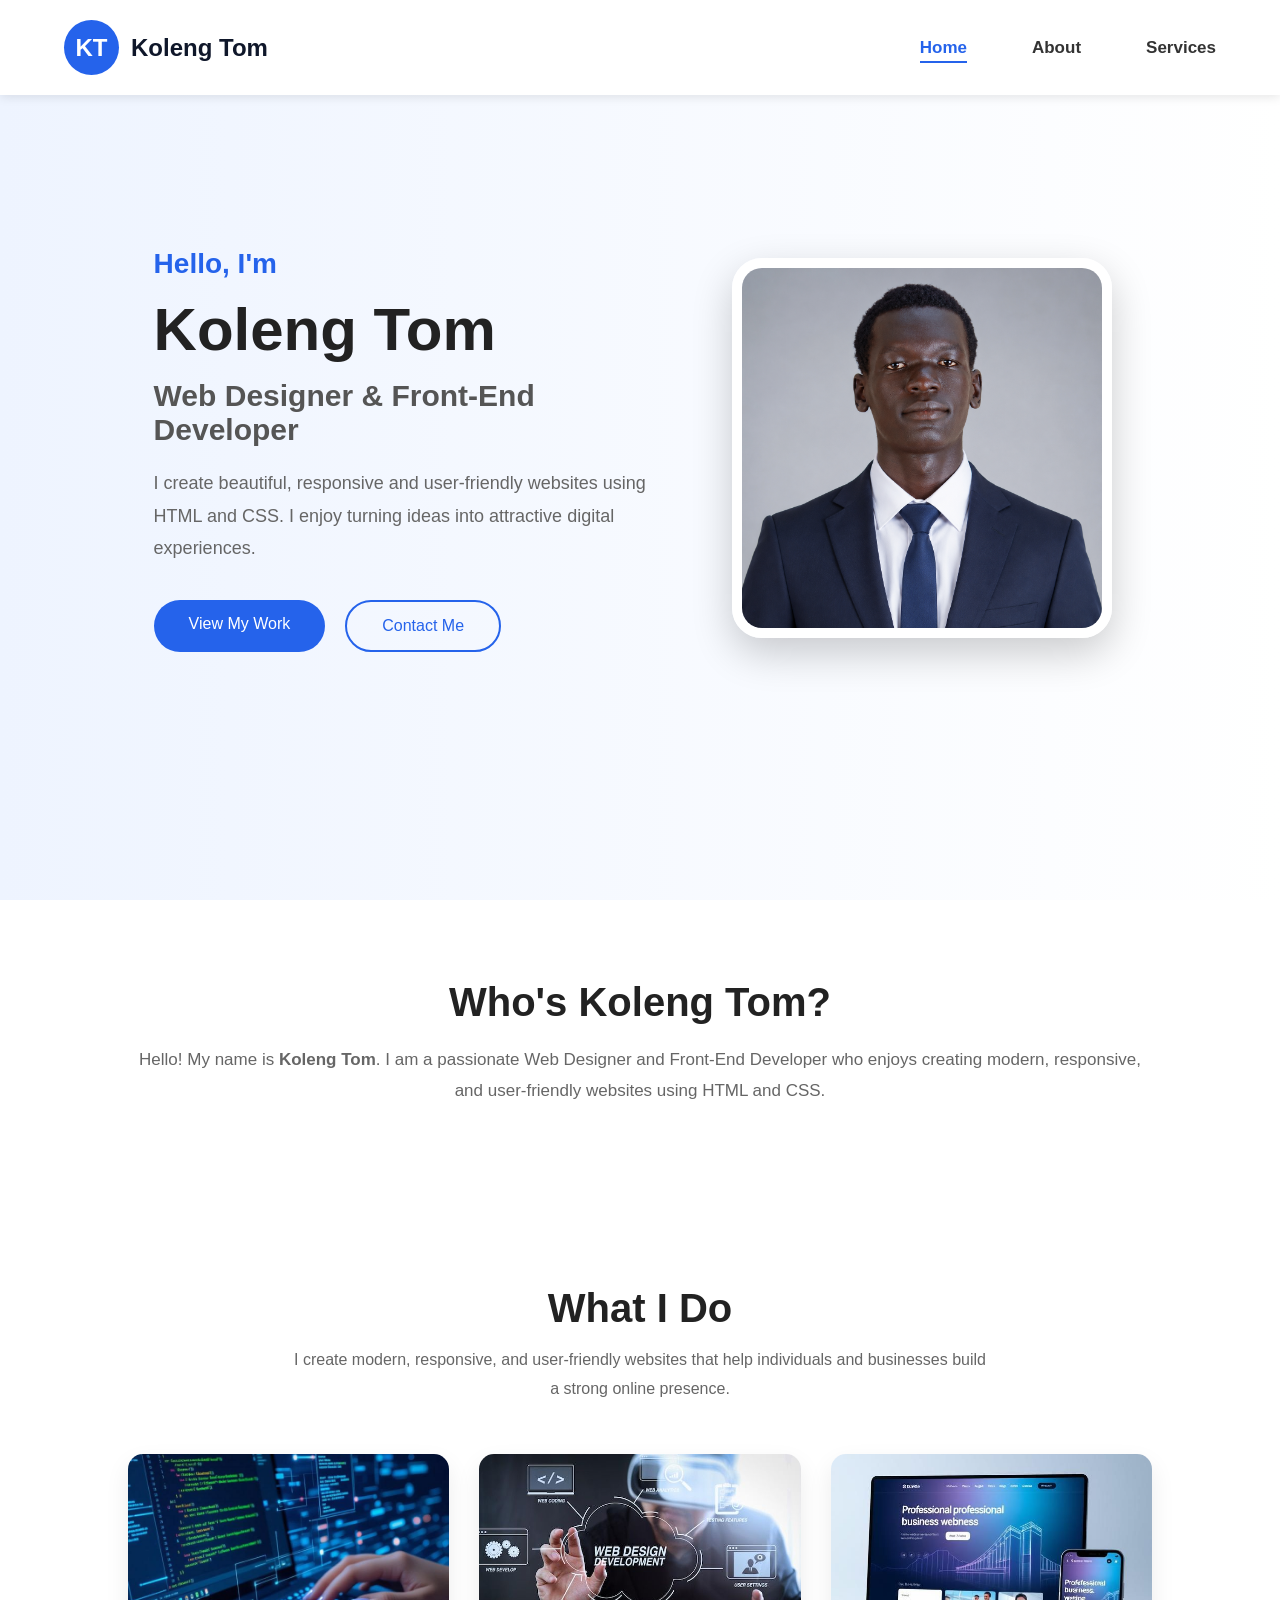
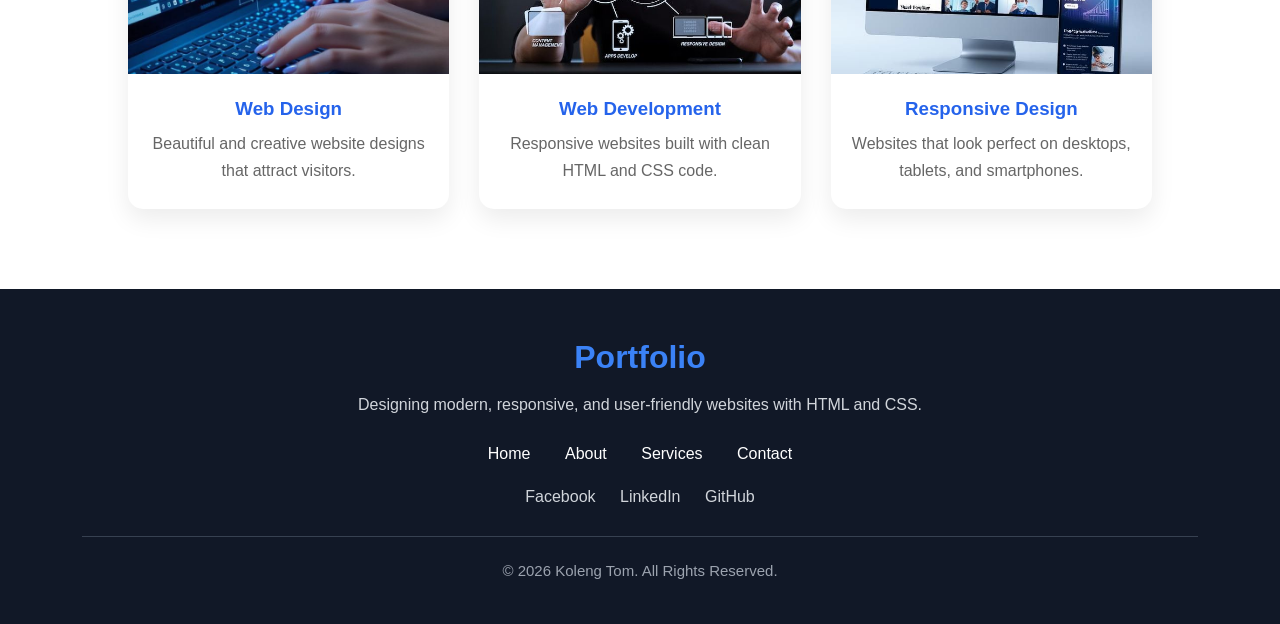
<file: index.html>
<!DOCTYPE html>
<html lang="en">
<head>
    <meta charset="UTF-8">
    <meta name="viewport" content="width=device-width, initial-scale=1.0">
    <title>My Portfolio | Home</title>
    <link rel="stylesheet" href="style.css">
</head>
<body>

<!-- Header -->
<header>
    <div class="container">

        <!-- Logo -->
        <div class="logo">
            <a href="./index.html">
                <div class="logo-icon">KT</div>
            <div class="logo-text">
                 <h2>Koleng Tom</h2>
            </div>
            </a>
        </div>

        <!-- Navigation Menu -->
        <nav>
            <ul class="nav-links">
                <li><a href="index.html" class="active">Home</a></li>
                <li><a href="about.html">About</a></li>
                <li><a href="services.html">Services</a></li>
            </ul>
        </nav>

    </div>
</header>

<section class="hero">

    <div class="hero-text">

        <h3>Hello, I'm</h3>

        <h1>Koleng Tom</h1>

        <h2>Web Designer & Front-End Developer</h2>

        <p>
            I create beautiful, responsive and user-friendly websites
            using HTML and CSS. I enjoy turning ideas into attractive
            digital experiences.
        </p>

        <div class="buttons">
            <a href="./Services.html" class="btn">View My Work</a>
            <a href="./contact.html" class="btn-outline">Contact Me</a>
        </div>

    </div>

    <div class="hero-image">
        <img src="./ChatGPT Image Jul 10, 2026, 11_53_02 AM.png" alt="Profile Image">
    </div>

</section>
<section class="featured-services">
    <div class="about-content">

        <h2>Who's Koleng Tom?</h2>

        <p>
            Hello! My name is <strong>Koleng Tom</strong>. I am a passionate
            Web Designer and Front-End Developer who enjoys creating
            modern, responsive, and user-friendly websites using HTML
            and CSS.
        </p>
    </div>
</section>    
<!-- Featured Services -->

<section class="featured-services">

    <h2 class="section-title">What I Do</h2>

    <p class="section-description">
        I create modern, responsive, and user-friendly websites that help
        individuals and businesses build a strong online presence.
    </p>

    <div class="featured-container">

        <div class="featured-card">
            <img src="./web design.jpg" alt="Web Design">

            <h3>Web Design</h3>

            <p>
                Beautiful and creative website designs that attract visitors.
            </p>
        </div>

        <div class="featured-card">
            <img src="./web development.jpg" alt="Web Development">

            <h3>Web Development</h3>

            <p>
                Responsive websites built with clean HTML and CSS code.
            </p>
        </div>

        <div class="featured-card">
            <img src="./responsive design.jpg" alt="Responsive Design">

            <h3>Responsive Design</h3>

            <p>
                Websites that look perfect on desktops, tablets, and smartphones.
            </p>
        </div>

    </div>

</section>
<!-- Footer -->
<footer>
    <div class="footer-container">

        <h2 class="footer-logo">Portfolio</h2>

        <p>
            Designing modern, responsive, and user-friendly websites with HTML and CSS.
        </p>

        <div class="footer-links">
            <a href="index.html">Home</a>
            <a href="about.html">About</a>
            <a href="services.html">Services</a>
            <a href="contact.html">Contact</a>
        </div>

        <div class="social-icons">
            <a href="#">Facebook</a>
            <a href="#">LinkedIn</a>
            <a href="#">GitHub</a>
        </div>

        <hr>

        <p class="copyright">
            &copy; 2026 Koleng Tom. All Rights Reserved.
        </p>

    </div>
</footer>
</body>
</html>
</file>
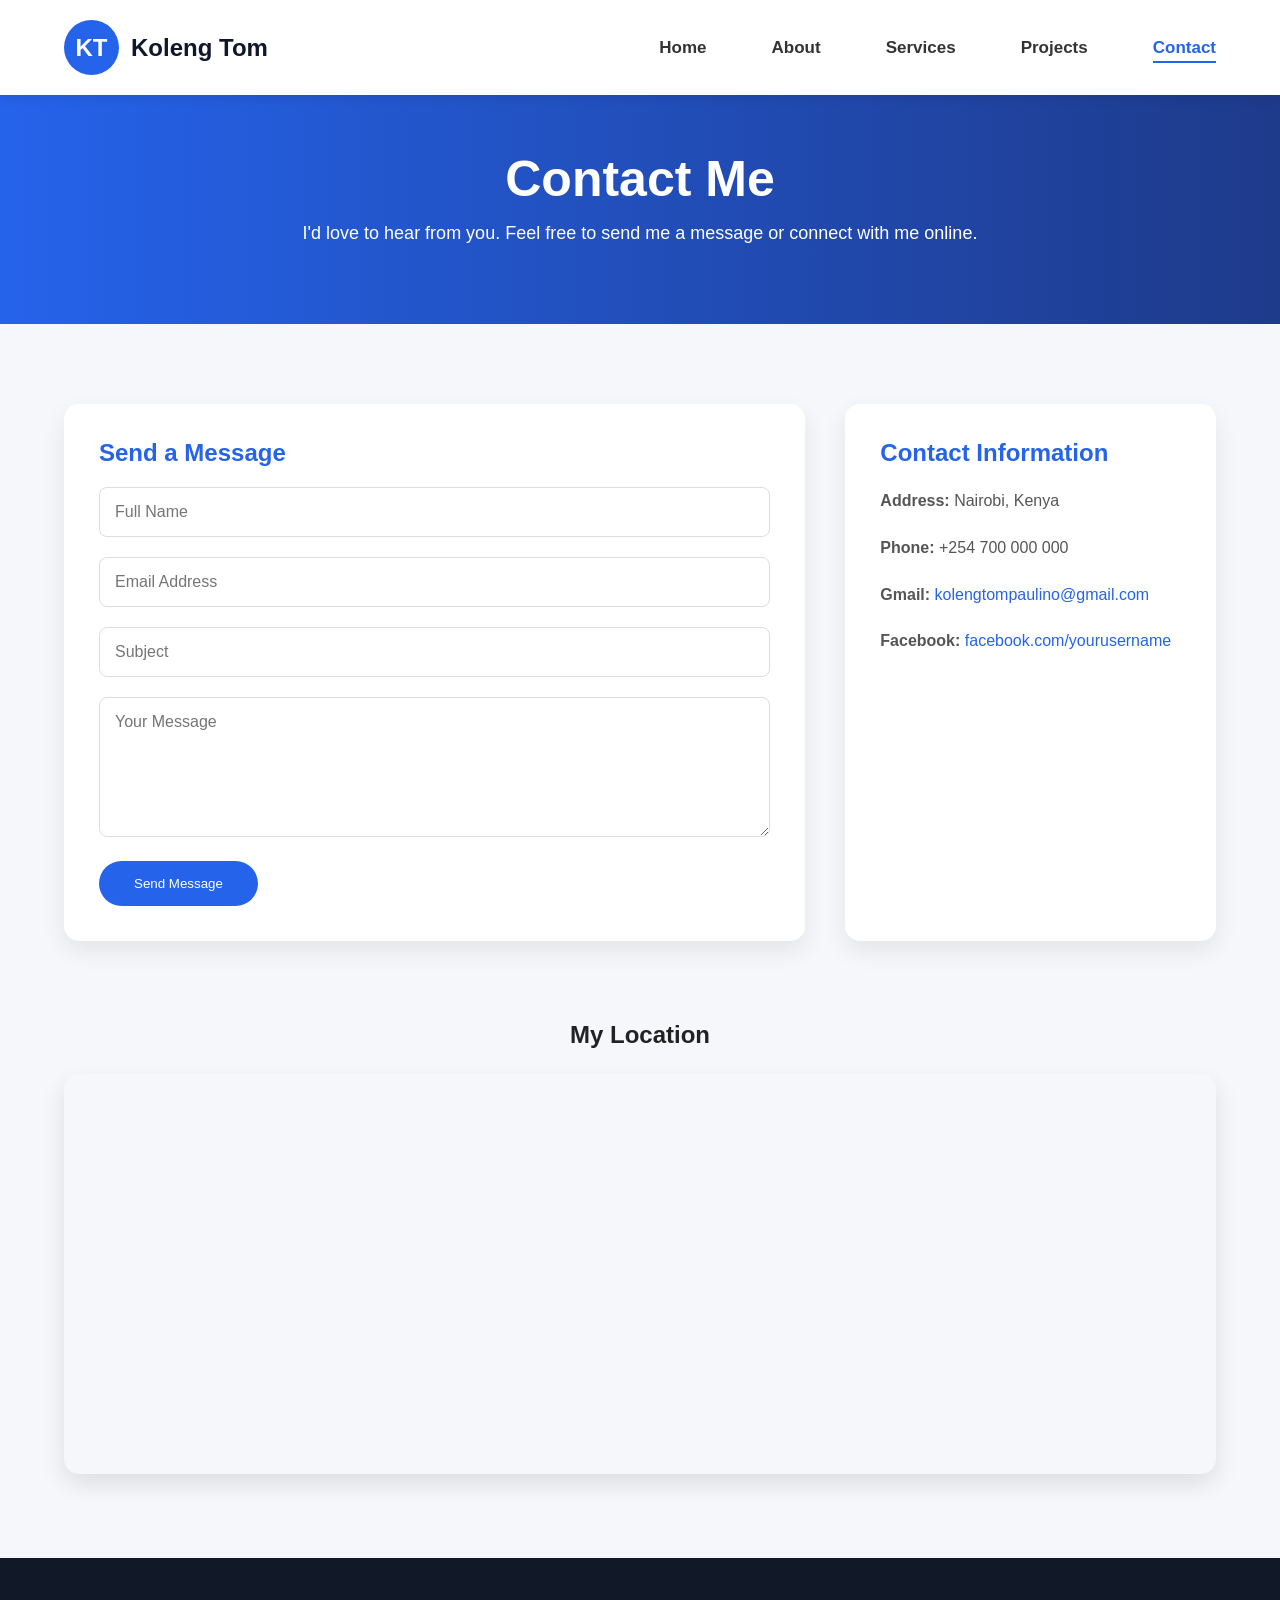
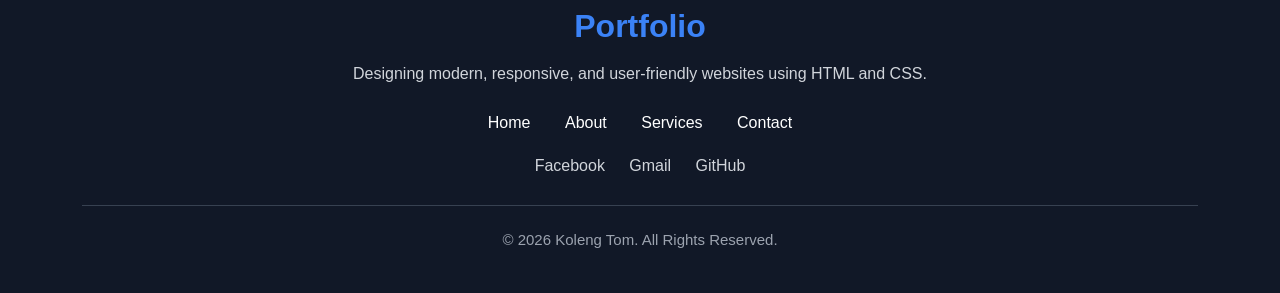
<file: contact.html>
<!DOCTYPE html>
<html lang="en">
<head>
    <meta charset="UTF-8">
    <meta name="viewport" content="width=device-width, initial-scale=1.0">
    <title>My Portfolio | Contact</title>
    <link rel="stylesheet" href="style.css">
</head>
<body>


<header>
    <div class="container">

        
        <div class="logo">
            <a href="./index.html">
                 <div class="logo-icon">KT</div>
             <div class="logo-text">
                 <h2>Koleng Tom</h2>
             </div>
            </a>
        </div>

        <nav>
            <ul class="nav-links">
                <li><a href="index.html">Home</a></li>
                <li><a href="about.html">About</a></li>
                <li><a href="services.html">Services</a></li>
                <li><a href="./projects.html">Projects</a></li>
                <li><a href="contact.html" class="active">Contact</a></li>
            </ul>
        </nav>

    </div>
</header>

<!-- Contact Hero -->
<section class="contact-hero">
    <h1>Contact Me</h1>
    <p>I'd love to hear from you. Feel free to send me a message or connect with me online.</p>
</section>

<!-- Contact Section -->
<section class="contact">

    <div class="contact-form">

        <h2>Send a Message</h2>

        <form>

            <input type="text" placeholder="Full Name" required>

            <input type="email" placeholder="Email Address" required>

            <input type="text" placeholder="Subject">

            <textarea rows="6" placeholder="Your Message"></textarea>

            <button type="submit" class="btn">
                Send Message
            </button>

        </form>

    </div>

    <div class="contact-info">

        <h2>Contact Information</h2>

        <p><strong> Address:</strong> Nairobi, Kenya</p>

        <p><strong> Phone:</strong> +254 700 000 000</p>

        <p>
            <strong> Gmail:</strong>
            <a href="mailto:kolengtompaulino@gmail.com">kolengtompaulino@gmail.com</a>
        </p>

        <p>
            <strong> Facebook:</strong>
            <a href="https://www.facebook.com/Tom.asaba14" target="_blank">
                facebook.com/yourusername
            </a>
        </p>

    </div>

</section>

<!-- Google Map -->
<section class="map">

    <h2>My Location</h2>

    <iframe src="https://www.google.com/maps/embed?pb=!1m16!1m12!1m3!1d12163.70175019394!2d34.73756744503512!3d3.764307902159797!2m3!1f0!2f0!3f0!3m2!1i1024!2i768!4f13.1!2m1!1skalobeyei%20village%201!5e1!3m2!1sen!2ske!4v1784278495611!5m2!1sen!2ske"
        width="600" 
        height="450" 
        style="border:0;" 
        allowfullscreen="" 
        loading="lazy" 
        referrerpolicy="strict-origin-when-cross-origin">
    </iframe>

</section>

<!-- Footer -->
<footer>
    <div class="footer-container">

        <h2 class="footer-logo">Portfolio</h2>

        <p>
            Designing modern, responsive, and user-friendly websites using HTML and CSS.
        </p>

        <div class="footer-links">
            <a href="index.html">Home</a>
            <a href="about.html">About</a>
            <a href="services.html">Services</a>
            <a href="contact.html">Contact</a>
        </div>

        <div class="social-icons">
            <a href="https://facebook.com/yourusername" target="_blank">Facebook</a>
            <a href="mailto:yourname@gmail.com">Gmail</a>
            <a href="#">GitHub</a>
        </div>

        <hr>

        <p class="copyright">
            &copy; 2026 Koleng Tom. All Rights Reserved.
        </p>

    </div>
</footer>

</body>
</html>
</file>
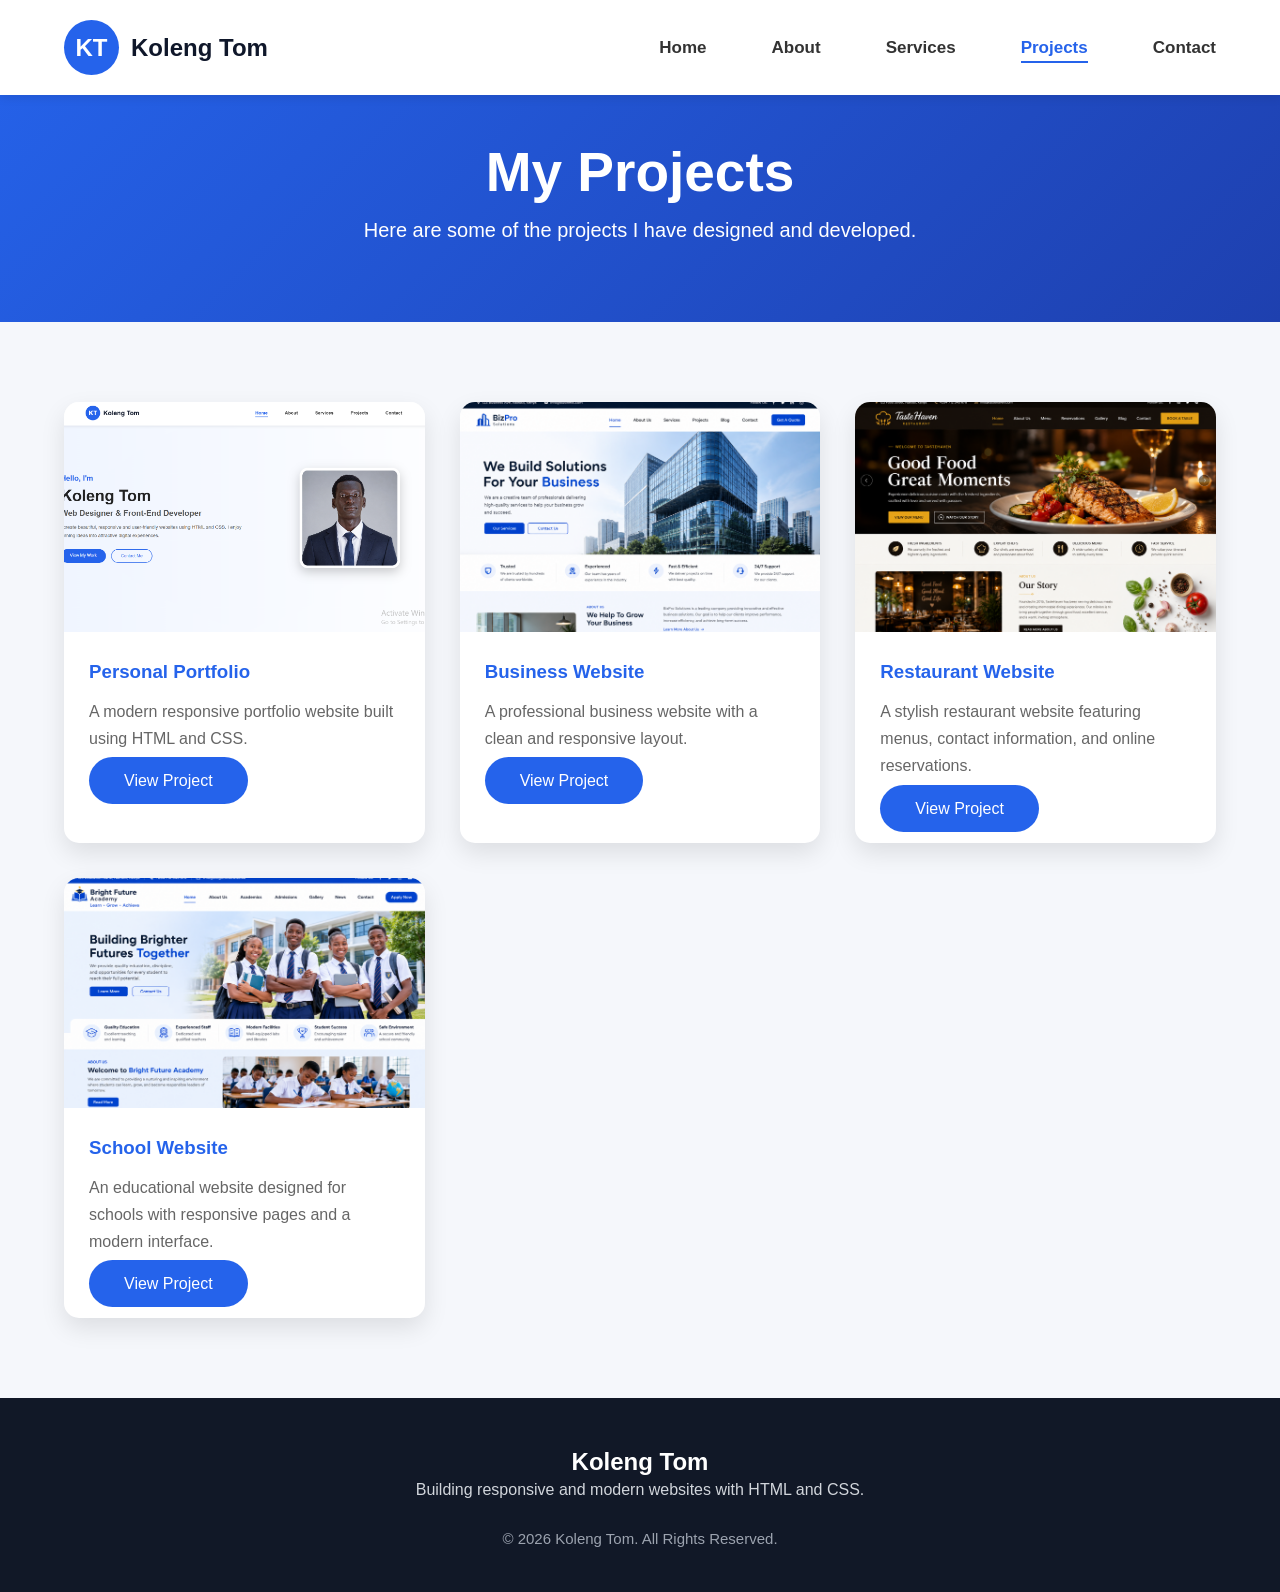
<file: projects.html>
<!DOCTYPE html>
<html lang="en">
<head>
    <meta charset="UTF-8">
    <meta name="viewport" content="width=device-width, initial-scale=1.0">
    <title>Koleng Tom | Projects</title>
    <link rel="stylesheet" href="style.css">
</head>
<body>

<!-- Header -->
<header>
    <div class="container">

        <!-- Logo -->
        <div class="logo">
            <a href="./index.html">
                <div class="logo-icon">KT</div>
            <div class="logo-text">
                 <h2>Koleng Tom</h2>
            </div>
            </a>
        </div>

        <!-- Navigation Menu -->
        <nav>
            <ul class="nav-links">
                <li><a href="index.html">Home</a></li>
                <li><a href="about.html">About</a></li>
                <li><a href="services.html">Services</a></li>
                <li><a href="./projects.html" class="active">Projects</a></li>
                <li><a href="contact.html">Contact</a></li>
            </ul>
        </nav>

    </div>
</header>

<!-- Hero -->
<section class="projects-hero">

    <h1>My Projects</h1>

    <p>
        Here are some of the projects I have designed and developed.
    </p>

</section>

<!-- Projects -->
<section class="projects">

    <div class="project-card">

        <img src="./Screenshot 2026-07-16 133256.png" alt="Portfolio Website">

        <div class="project-content">

            <h3>Personal Portfolio</h3>

            <p>
                A modern responsive portfolio website built using
                HTML and CSS.
            </p>

            <a href="https://kolengtompaulino-cmd.github.io/Portfolio.15/" class="btn">View Project</a>

        </div>

    </div>

    <div class="project-card">

        <img src="./ChatGPT Image Jul 16, 2026, 01_36_43 PM.png" alt="Business Website">

        <div class="project-content">

            <h3>Business Website</h3>

            <p>
                A professional business website with a clean and
                responsive layout.
            </p>

            <a href="#" class="btn">View Project</a>

        </div>

    </div>

    <div class="project-card">

        <img src="./ChatGPT Image Jul 16, 2026, 01_40_47 PM.png" alt="Restaurant Website">

        <div class="project-content">

            <h3>Restaurant Website</h3>

            <p>
                A stylish restaurant website featuring menus,
                contact information, and online reservations.
            </p>

            <a href="#" class="btn">View Project</a>

        </div>

    </div>

    <div class="project-card">

        <img src="./ChatGPT Image Jul 16, 2026, 01_43_57 PM.png" alt="School Website">

        <div class="project-content">

            <h3>School Website</h3>

            <p>
                An educational website designed for schools with
                responsive pages and a modern interface.
            </p>

            <a href="#" class="btn">View Project</a>

        </div>

    </div>

</section>

<!-- Footer -->
<footer>
    <div class="footer-container">

        <h2>Koleng Tom</h2>

        <p>
            Building responsive and modern websites with HTML and CSS.
        </p>

        <p class="copyright">
            © 2026 Koleng Tom. All Rights Reserved.
        </p>

    </div>
</footer>

</body>
</html>
</file>
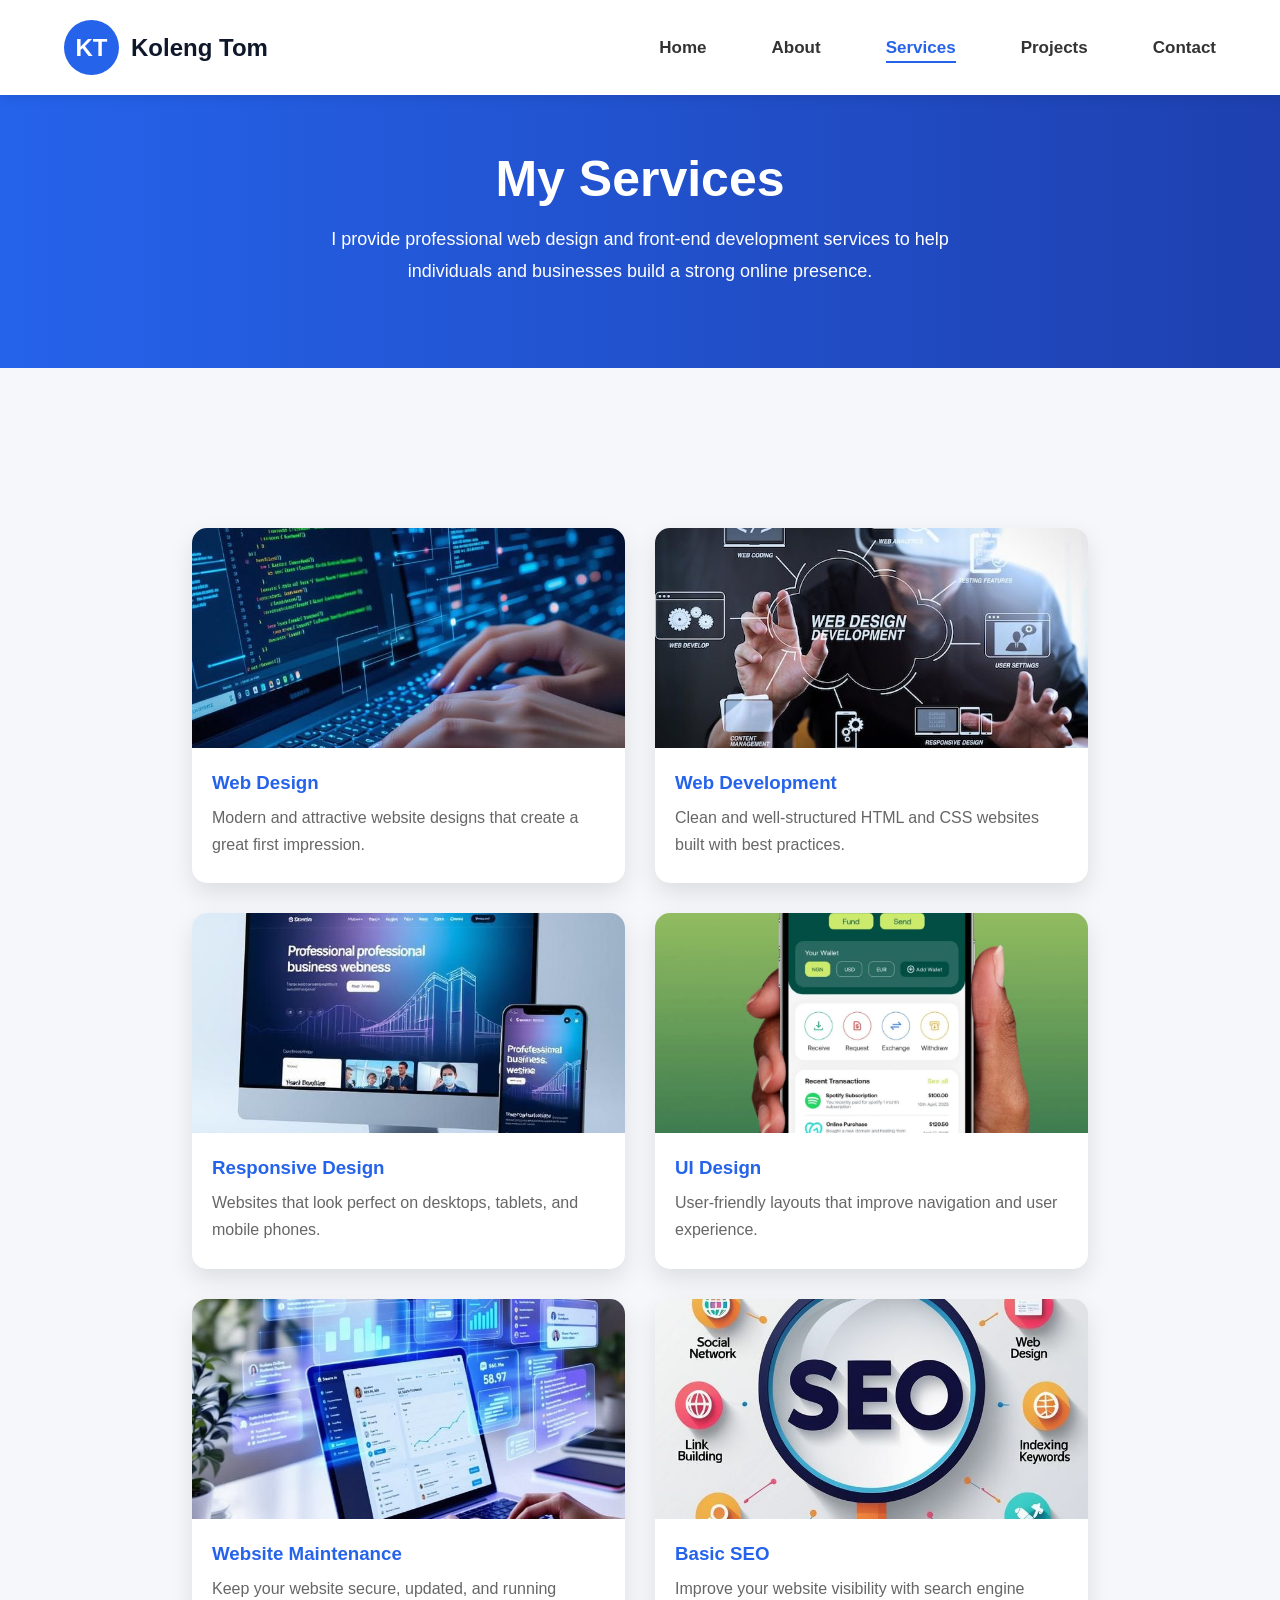
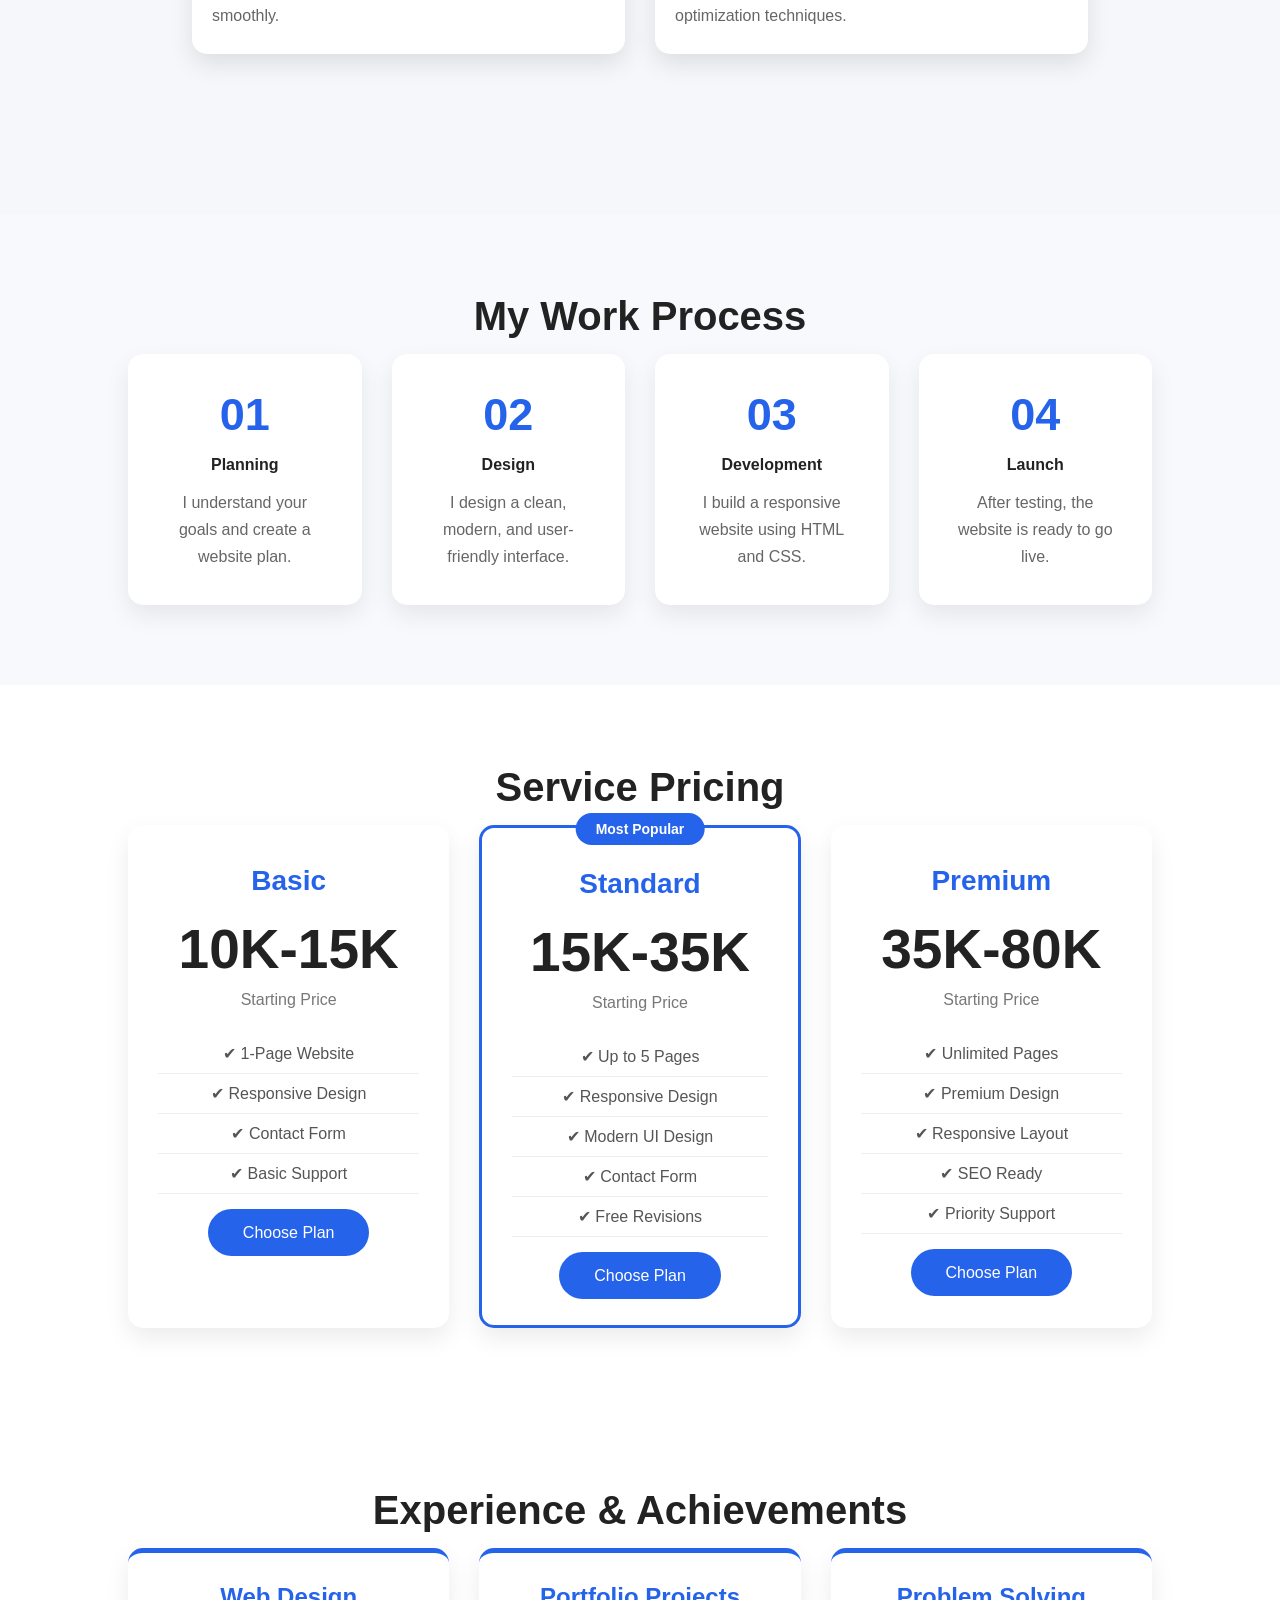
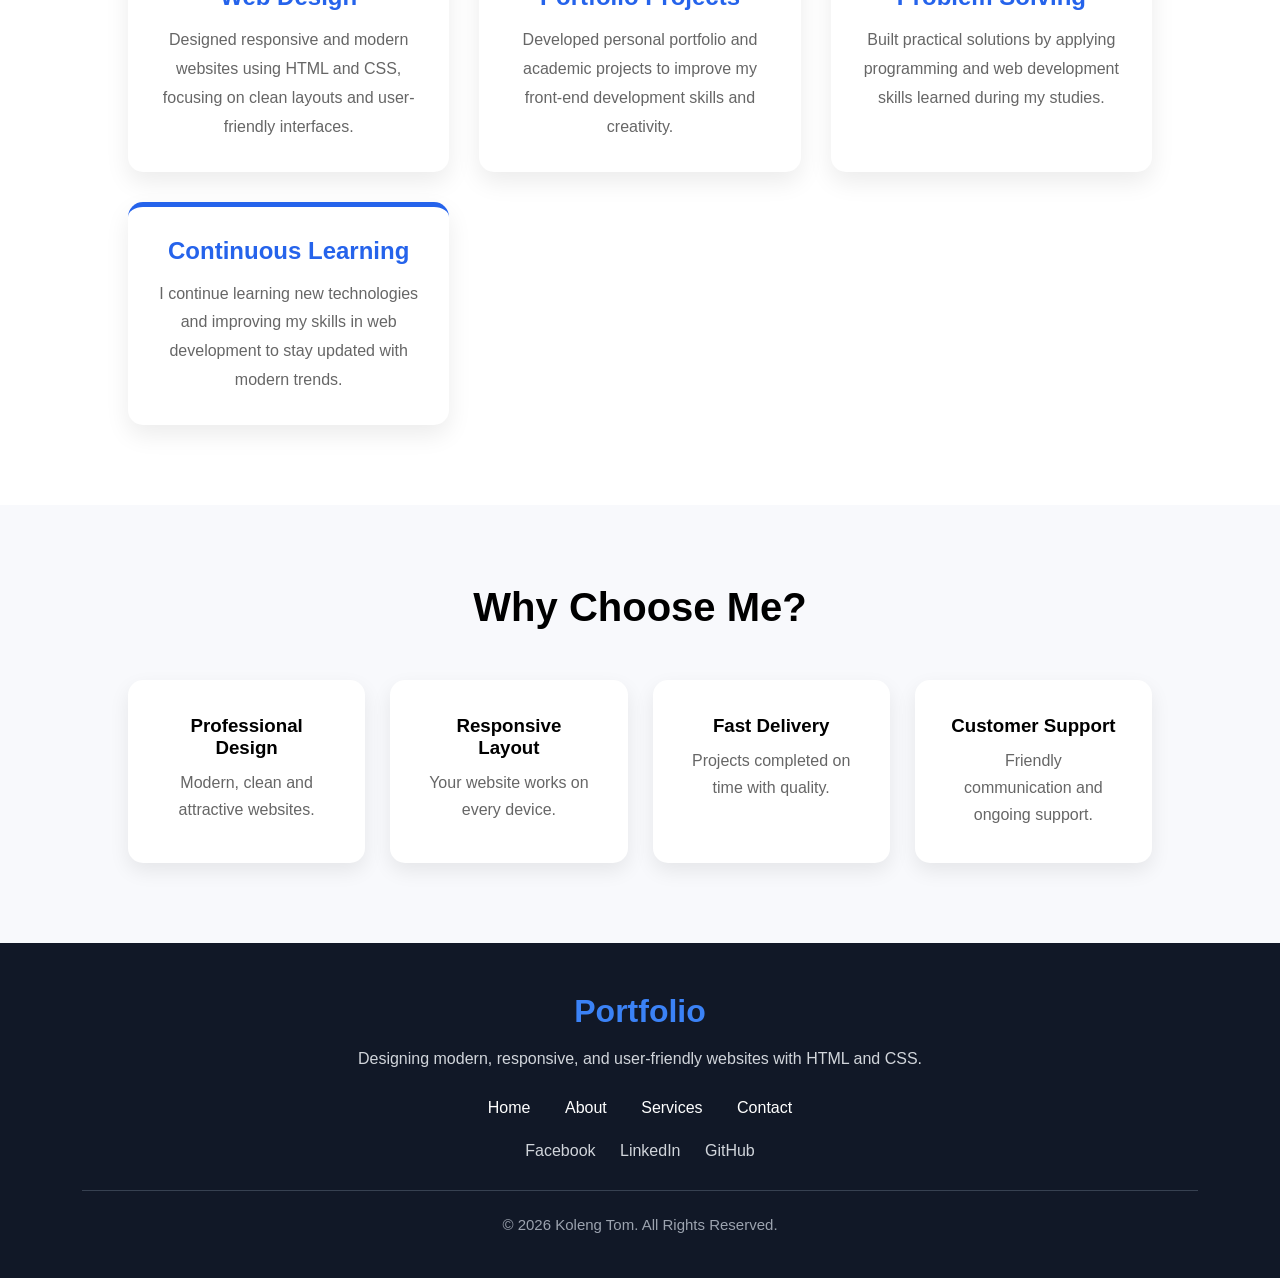
<file: Services.html>
<!DOCTYPE html>
<html lang="en">
<head>
    <meta charset="UTF-8">
    <meta name="viewport" content="width=device-width, initial-scale=1.0">
    <title>My Portfolio | Services</title>
    <link rel="stylesheet" href="style.css">
</head>
<body>

<!-- Header -->
<header>
    <div class="container">

        <!-- Logo -->
        <div class="logo">
            <a href="./index.html">
                     <div class="logo-icon">KT</div>
                <div class="logo-text">
                     <h2>Koleng Tom</h2>
                </div>
            </a>
        </div>

        <!-- Navigation Menu -->
        <nav>
            <ul class="nav-links">
                <li><a href="index.html">Home</a></li>
                <li><a href="about.html">About</a></li>
                <li><a href="services.html" class="active">Services</a></li>
                <li><a href="./projects.html">Projects</a></li>
                <li><a href="contact.html">Contact</a></li>
            </ul>
        </nav>

    </div>
</header>

<!-- Hero -->
<section class="services-hero">
    <h1>My Services</h1>
    <p>
        I provide professional web design and front-end development
        services to help individuals and businesses build a strong online presence.
    </p>
</section>

<!-- Services -->
<section class="services">

    <div class="service-card">
        <img src="./web design.jpg" alt="Web Design">

        <h3>Web Design</h3>

        <p>
            Modern and attractive website designs that create a great first impression.
        </p>
    </div>

    <div class="service-card">
        <img src="./web development.jpg" alt="Web Development">

        <h3>Web Development</h3>

        <p>
            Clean and well-structured HTML and CSS websites built with best practices.
        </p>
    </div>

    <div class="service-card">
        <img src="./responsive design.jpg" alt="Responsive Design">

        <h3>Responsive Design</h3>

        <p>
            Websites that look perfect on desktops, tablets, and mobile phones.
        </p>
    </div>

    <div class="service-card">
        <img src="./UI design.jpg" alt="UI Design">

        <h3>UI Design</h3>

        <p>
            User-friendly layouts that improve navigation and user experience.
        </p>
    </div>

    <div class="service-card">
        <img src="./website maintenance.jpg" alt="Website Maintenance">

        <h3>Website Maintenance</h3>

        <p>
            Keep your website secure, updated, and running smoothly.
        </p>
    </div>

    <div class="service-card">
        <img src="./basic SEO.jpg" alt="SEO">

        <h3>Basic SEO</h3>

        <p>
            Improve your website visibility with search engine optimization techniques.
        </p>
    </div>

</section>

<section class="process">

    <h2 class="section-title">My Work Process</h2>

    <div class="process-container">

        <div class="process-box">
            <h3>01</h3>
            <h4>Planning</h4>
            <p>I understand your goals and create a website plan.</p>
        </div>

        <div class="process-box">
            <h3>02</h3>
            <h4>Design</h4>
            <p>I design a clean, modern, and user-friendly interface.</p>
        </div>

        <div class="process-box">
            <h3>03</h3>
            <h4>Development</h4>
            <p>I build a responsive website using HTML and CSS.</p>
        </div>

        <div class="process-box">
            <h3>04</h3>
            <h4>Launch</h4>
            <p>After testing, the website is ready to go live.</p>
        </div>

    </div>

</section>
<!-- Pricing Section -->

<section class="pricing">

    <h2 class="section-title">Service Pricing</h2>

    <div class="pricing-container">

        <div class="price-card">

            <h3>Basic</h3>

            <h1>10K-15K</h1>

            <p class="duration">Starting Price</p>

            <ul>
                <li>✔ 1-Page Website</li>
                <li>✔ Responsive Design</li>
                <li>✔ Contact Form</li>
                <li>✔ Basic Support</li>
            </ul>

            <a href="contact.html" class="btn">Choose Plan</a>

        </div>

        <div class="price-card popular">

            <span class="badge">Most Popular</span>

            <h3>Standard</h3>

            <h1>15K-35K</h1>

            <p class="duration">Starting Price</p>

            <ul>
                <li>✔ Up to 5 Pages</li>
                <li>✔ Responsive Design</li>
                <li>✔ Modern UI Design</li>
                <li>✔ Contact Form</li>
                <li>✔ Free Revisions</li>
            </ul>

            <a href="contact.html" class="btn">Choose Plan</a>

        </div>

        <div class="price-card">

            <h3>Premium</h3>

            <h1>35K-80K</h1>

            <p class="duration">Starting Price</p>

            <ul>
                <li>✔ Unlimited Pages</li>
                <li>✔ Premium Design</li>
                <li>✔ Responsive Layout</li>
                <li>✔ SEO Ready</li>
                <li>✔ Priority Support</li>
            </ul>

            <a href="contact.html" class="btn">Choose Plan</a>

        </div>

    </div>

</section>
<!-- Experience Section -->

<section class="experience">

    <h2 class="section-title">Experience & Achievements</h2>

    <div class="experience-container">

        <div class="experience-card">
            <h3>Web Design</h3>
            <p>
                Designed responsive and modern websites using HTML and CSS,
                focusing on clean layouts and user-friendly interfaces.
            </p>
        </div>

        <div class="experience-card">
            <h3>Portfolio Projects</h3>
            <p>
                Developed personal portfolio and academic projects to improve
                my front-end development skills and creativity.
            </p>
        </div>

        <div class="experience-card">
            <h3>Problem Solving</h3>
            <p>
                Built practical solutions by applying programming and web
                development skills learned during my studies.
            </p>
        </div>

        <div class="experience-card">
            <h3>Continuous Learning</h3>
            <p>
                I continue learning new technologies and improving my skills
                in web development to stay updated with modern trends.
            </p>
        </div>

    </div>

</section>

<!-- Why Choose Me -->
<section class="choose">

    <h2>Why Choose Me?</h2>

    <div class="choose-container">

        <div class="choose-box">
            <h3>Professional Design</h3>
            <p>Modern, clean and attractive websites.</p>
        </div>

        <div class="choose-box">
            <h3>Responsive Layout</h3>
            <p>Your website works on every device.</p>
        </div>

        <div class="choose-box">
            <h3>Fast Delivery</h3>
            <p>Projects completed on time with quality.</p>
        </div>

        <div class="choose-box">
            <h3>Customer Support</h3>
            <p>Friendly communication and ongoing support.</p>
        </div>

    </div>

</section>

<!-- Footer -->
<footer>
    <div class="footer-container">

        <h2 class="footer-logo">Portfolio</h2>

        <p>
            Designing modern, responsive, and user-friendly websites with HTML and CSS.
        </p>

        <div class="footer-links">
            <a href="index.html">Home</a>
            <a href="about.html">About</a>
            <a href="services.html">Services</a>
            <a href="contact.html">Contact</a>
        </div>

        <div class="social-icons">
            <a href="#">Facebook</a>
            <a href="#">LinkedIn</a>
            <a href="#">GitHub</a>
        </div>

        <hr>

        <p class="copyright">
            &copy; 2026 Koleng Tom. All Rights Reserved.
        </p>

    </div>
</footer>

</body>
</html>
</file>
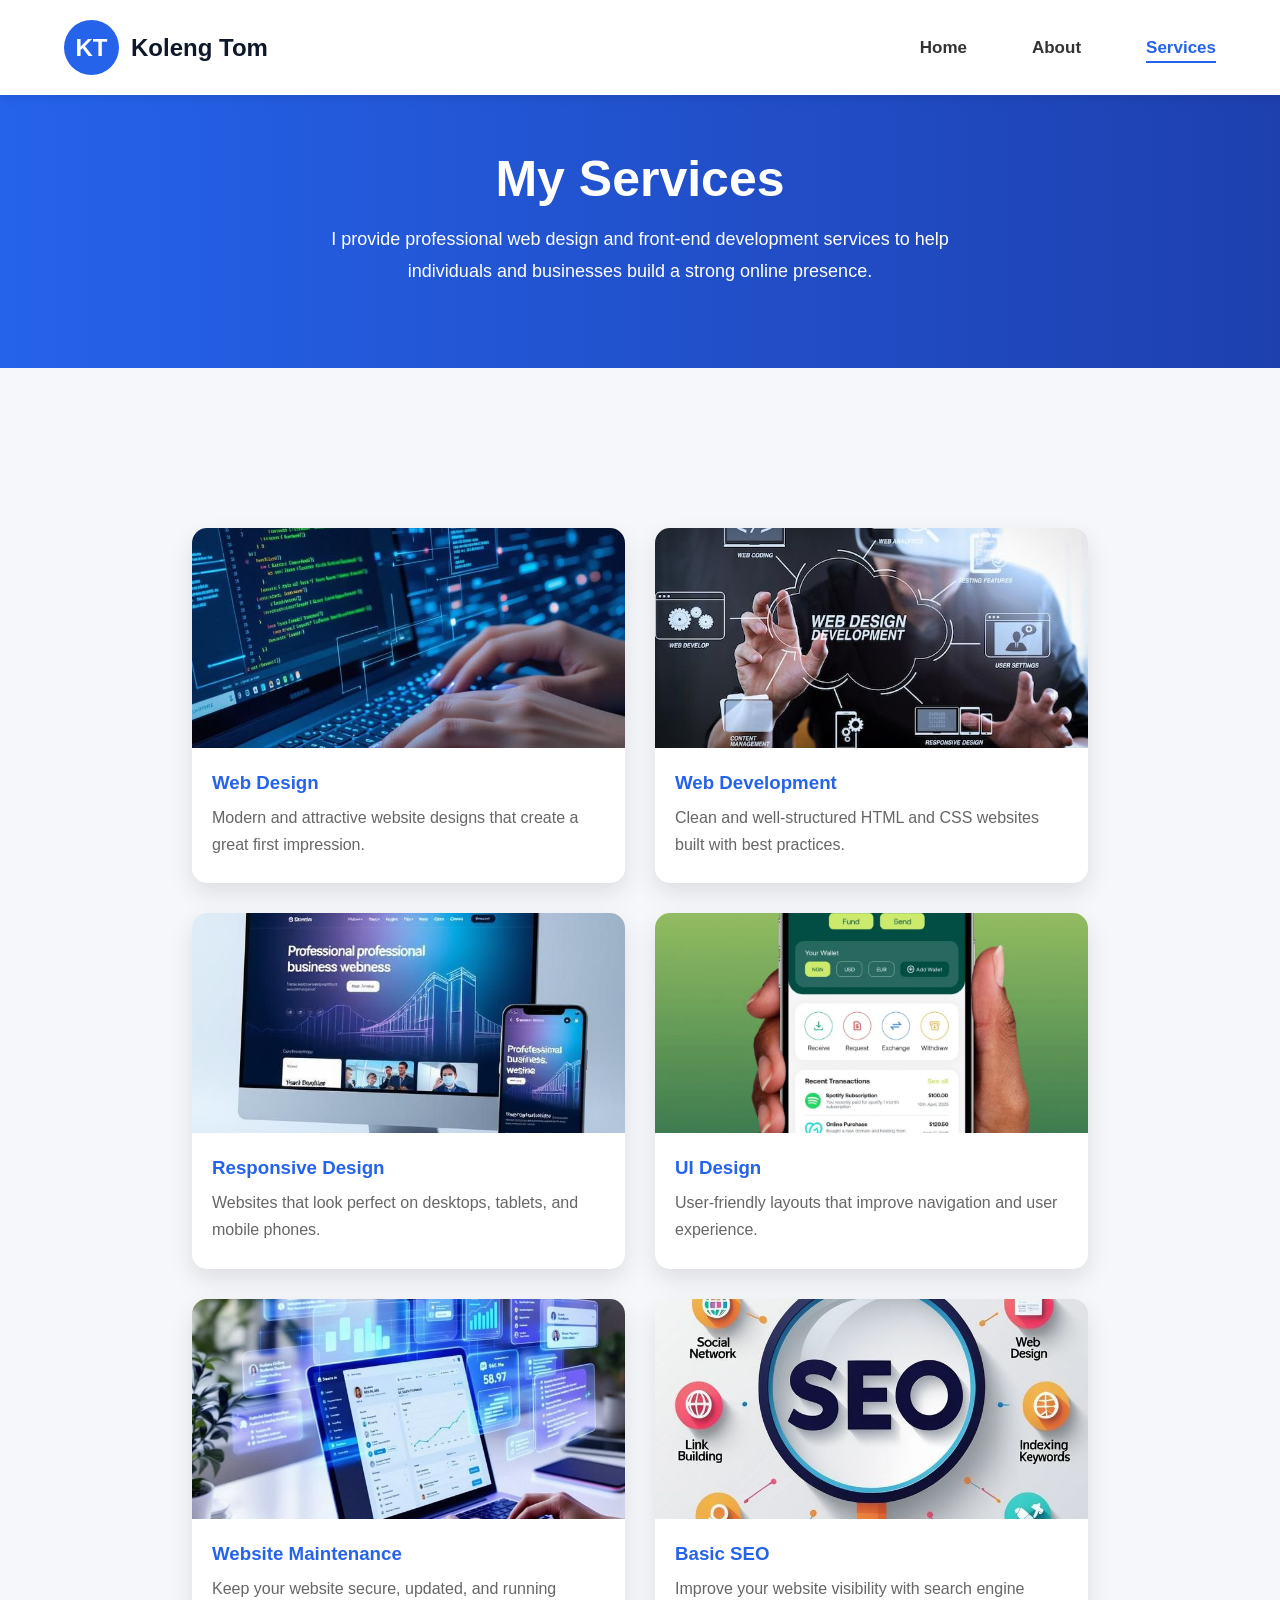
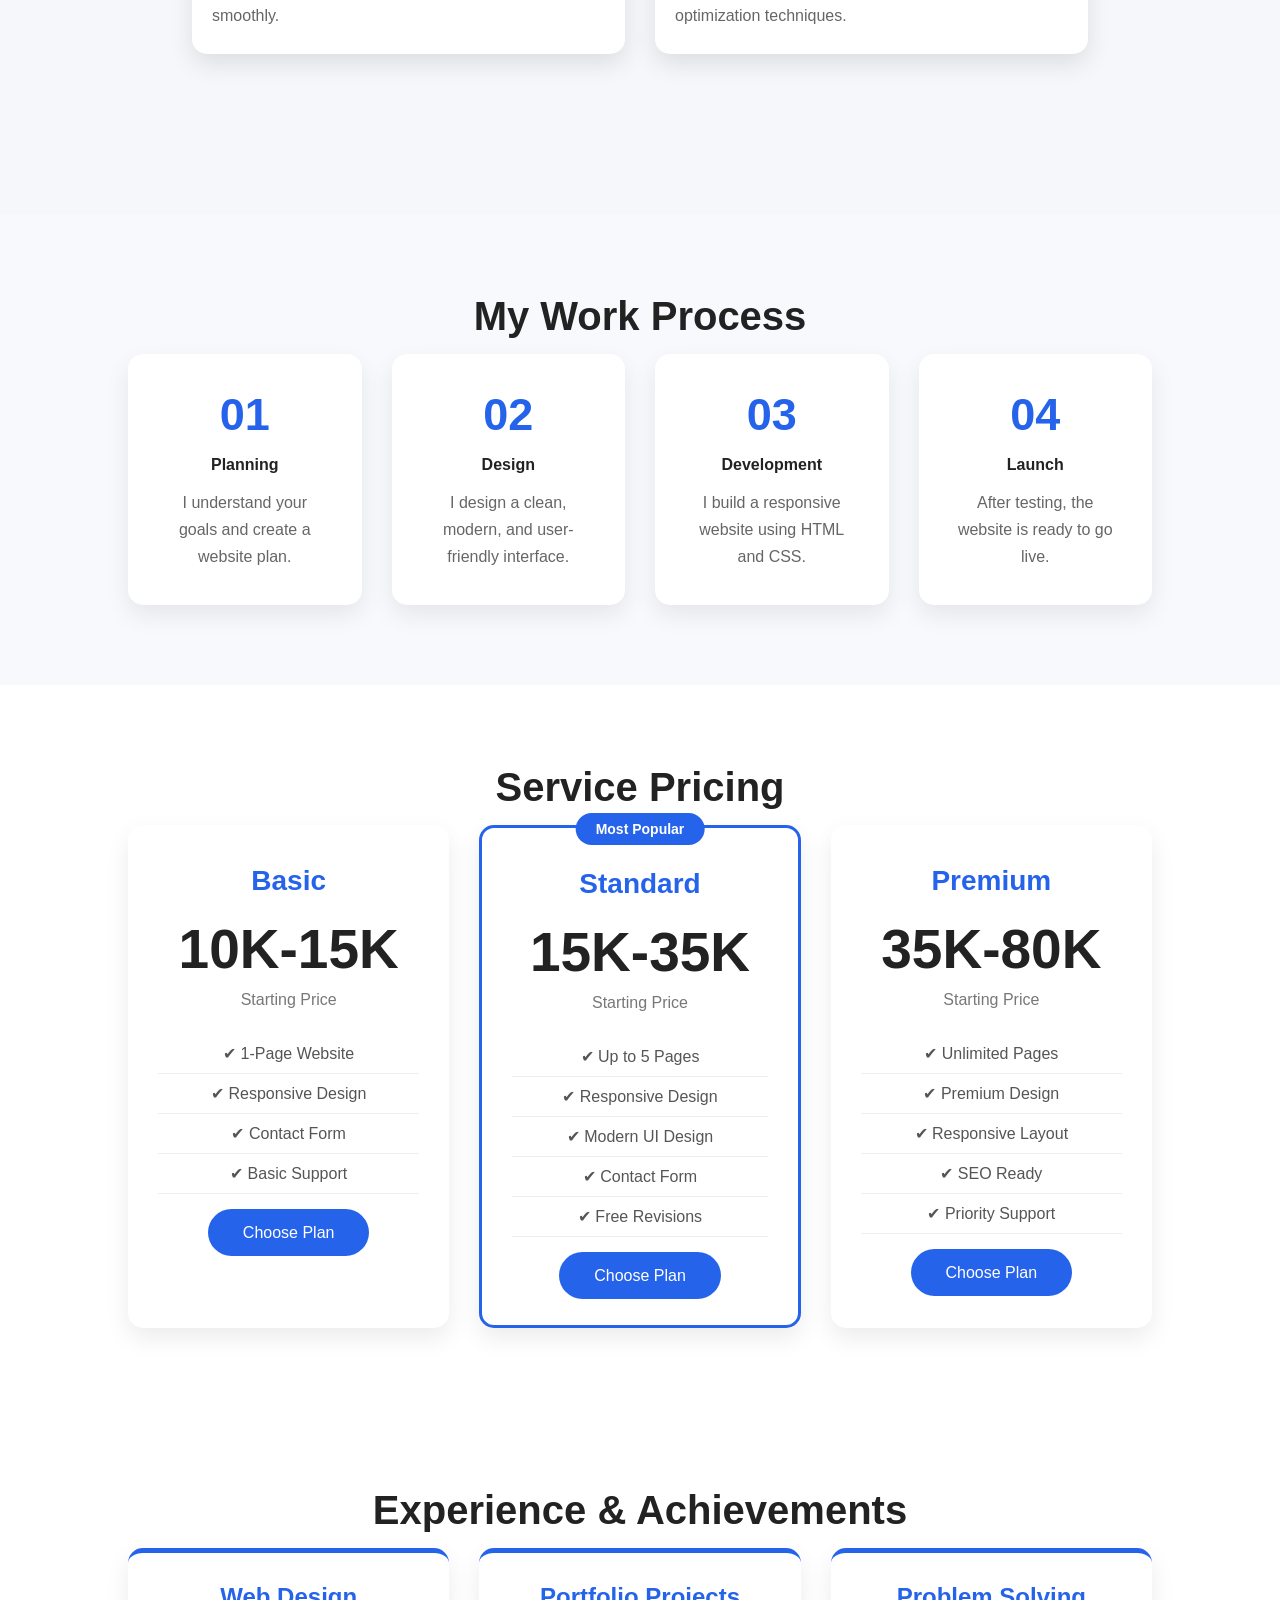
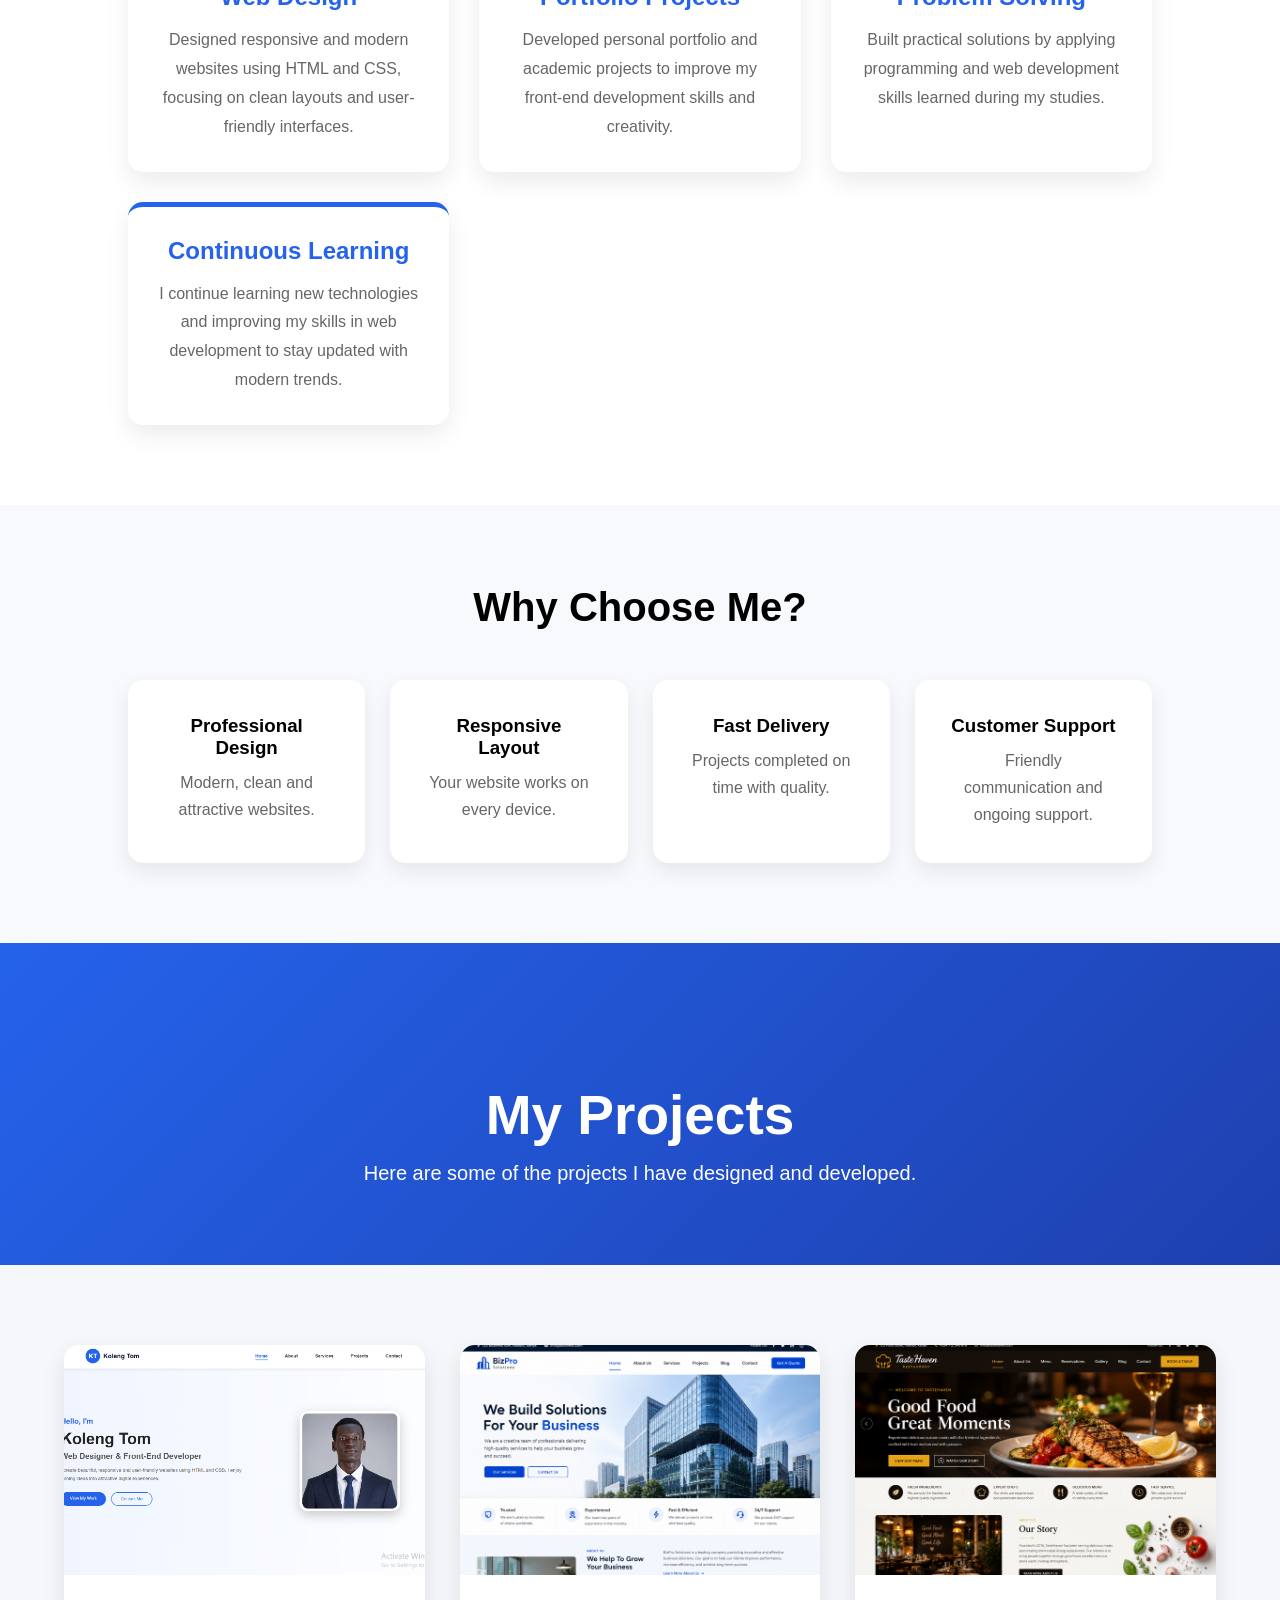
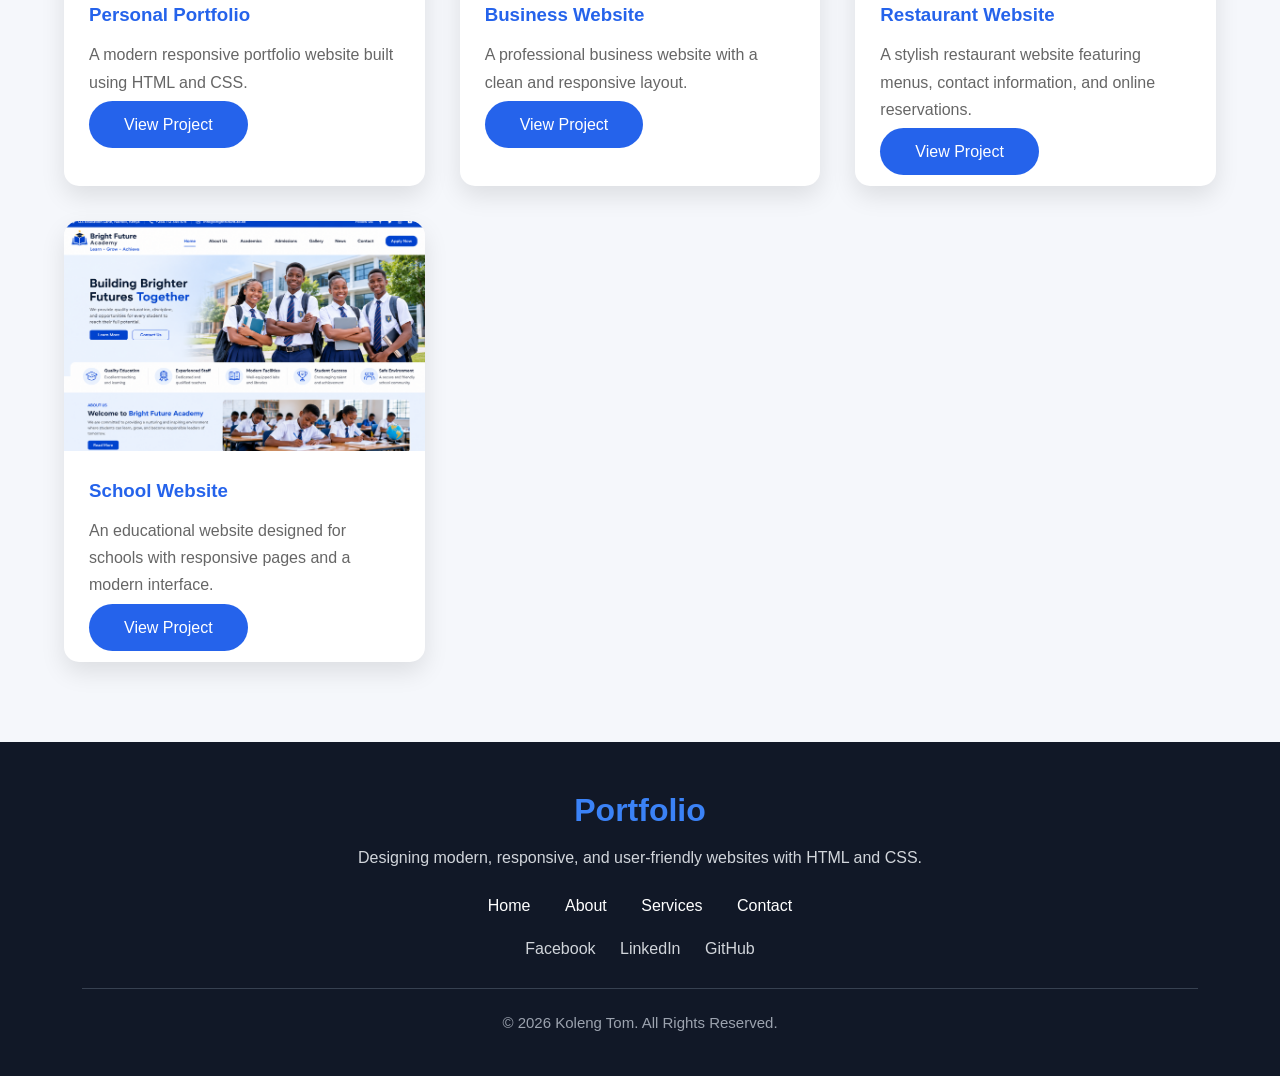
<file: services.html>
<!DOCTYPE html>
<html lang="en">
<head>
    <meta charset="UTF-8">
    <meta name="viewport" content="width=device-width, initial-scale=1.0">
    <title>My Portfolio | Services</title>
    <link rel="stylesheet" href="style.css">
</head>
<body>

<!-- Header -->
<header>
    <div class="container">

        <!-- Logo -->
        <div class="logo">
            <a href="./index.html">
                     <div class="logo-icon">KT</div>
                <div class="logo-text">
                     <h2>Koleng Tom</h2>
                </div>
            </a>
        </div>

        <!-- Navigation Menu -->
        <nav>
            <ul class="nav-links">
                <li><a href="index.html">Home</a></li>
                <li><a href="about.html">About</a></li>
                <li><a href="services.html" class="active">Services</a></li>
            </ul>
        </nav>

    </div>
</header>

<!-- Hero -->
<section class="services-hero">
    <h1>My Services</h1>
    <p>
        I provide professional web design and front-end development
        services to help individuals and businesses build a strong online presence.
    </p>
</section>

<!-- Services -->
<section class="services">

    <div class="service-card">
        <img src="./web design.jpg" alt="Web Design">

        <h3>Web Design</h3>

        <p>
            Modern and attractive website designs that create a great first impression.
        </p>
    </div>

    <div class="service-card">
        <img src="./web development.jpg" alt="Web Development">

        <h3>Web Development</h3>

        <p>
            Clean and well-structured HTML and CSS websites built with best practices.
        </p>
    </div>

    <div class="service-card">
        <img src="./responsive design.jpg" alt="Responsive Design">

        <h3>Responsive Design</h3>

        <p>
            Websites that look perfect on desktops, tablets, and mobile phones.
        </p>
    </div>

    <div class="service-card">
        <img src="./UI design.jpg" alt="UI Design">

        <h3>UI Design</h3>

        <p>
            User-friendly layouts that improve navigation and user experience.
        </p>
    </div>

    <div class="service-card">
        <img src="./website maintenance.jpg" alt="Website Maintenance">

        <h3>Website Maintenance</h3>

        <p>
            Keep your website secure, updated, and running smoothly.
        </p>
    </div>

    <div class="service-card">
        <img src="./basic SEO.jpg" alt="SEO">

        <h3>Basic SEO</h3>

        <p>
            Improve your website visibility with search engine optimization techniques.
        </p>
    </div>

</section>

<section class="process">

    <h2 class="section-title">My Work Process</h2>

    <div class="process-container">

        <div class="process-box">
            <h3>01</h3>
            <h4>Planning</h4>
            <p>I understand your goals and create a website plan.</p>
        </div>

        <div class="process-box">
            <h3>02</h3>
            <h4>Design</h4>
            <p>I design a clean, modern, and user-friendly interface.</p>
        </div>

        <div class="process-box">
            <h3>03</h3>
            <h4>Development</h4>
            <p>I build a responsive website using HTML and CSS.</p>
        </div>

        <div class="process-box">
            <h3>04</h3>
            <h4>Launch</h4>
            <p>After testing, the website is ready to go live.</p>
        </div>

    </div>

</section>
<!-- Pricing Section -->

<section class="pricing">

    <h2 class="section-title">Service Pricing</h2>

    <div class="pricing-container">

        <div class="price-card">

            <h3>Basic</h3>

            <h1>10K-15K</h1>

            <p class="duration">Starting Price</p>

            <ul>
                <li>✔ 1-Page Website</li>
                <li>✔ Responsive Design</li>
                <li>✔ Contact Form</li>
                <li>✔ Basic Support</li>
            </ul>

            <a href="contact.html" class="btn">Choose Plan</a>

        </div>

        <div class="price-card popular">

            <span class="badge">Most Popular</span>

            <h3>Standard</h3>

            <h1>15K-35K</h1>

            <p class="duration">Starting Price</p>

            <ul>
                <li>✔ Up to 5 Pages</li>
                <li>✔ Responsive Design</li>
                <li>✔ Modern UI Design</li>
                <li>✔ Contact Form</li>
                <li>✔ Free Revisions</li>
            </ul>

            <a href="contact.html" class="btn">Choose Plan</a>

        </div>

        <div class="price-card">

            <h3>Premium</h3>

            <h1>35K-80K</h1>

            <p class="duration">Starting Price</p>

            <ul>
                <li>✔ Unlimited Pages</li>
                <li>✔ Premium Design</li>
                <li>✔ Responsive Layout</li>
                <li>✔ SEO Ready</li>
                <li>✔ Priority Support</li>
            </ul>

            <a href="contact.html" class="btn">Choose Plan</a>

        </div>

    </div>

</section>
<!-- Experience Section -->

<section class="experience">

    <h2 class="section-title">Experience & Achievements</h2>

    <div class="experience-container">

        <div class="experience-card">
            <h3>Web Design</h3>
            <p>
                Designed responsive and modern websites using HTML and CSS,
                focusing on clean layouts and user-friendly interfaces.
            </p>
        </div>

        <div class="experience-card">
            <h3>Portfolio Projects</h3>
            <p>
                Developed personal portfolio and academic projects to improve
                my front-end development skills and creativity.
            </p>
        </div>

        <div class="experience-card">
            <h3>Problem Solving</h3>
            <p>
                Built practical solutions by applying programming and web
                development skills learned during my studies.
            </p>
        </div>

        <div class="experience-card">
            <h3>Continuous Learning</h3>
            <p>
                I continue learning new technologies and improving my skills
                in web development to stay updated with modern trends.
            </p>
        </div>

    </div>

</section>

<!-- Why Choose Me -->
<section class="choose">

    <h2>Why Choose Me?</h2>

    <div class="choose-container">

        <div class="choose-box">
            <h3>Professional Design</h3>
            <p>Modern, clean and attractive websites.</p>
        </div>

        <div class="choose-box">
            <h3>Responsive Layout</h3>
            <p>Your website works on every device.</p>
        </div>

        <div class="choose-box">
            <h3>Fast Delivery</h3>
            <p>Projects completed on time with quality.</p>
        </div>

        <div class="choose-box">
            <h3>Customer Support</h3>
            <p>Friendly communication and ongoing support.</p>
        </div>

    </div>

</section>
<!-- Hero -->
<section class="projects-hero">

    <h1>My Projects</h1>

    <p>
        Here are some of the projects I have designed and developed.
    </p>

</section>

<!-- Projects -->
<section class="projects">

    <div class="project-card">

        <img src="./Screenshot 2026-07-16 133256.png" alt="Portfolio Website">

        <div class="project-content">

            <h3>Personal Portfolio</h3>

            <p>
                A modern responsive portfolio website built using
                HTML and CSS.
            </p>

            <a href="#" class="btn">View Project</a>

        </div>

    </div>

    <div class="project-card">

        <img src="./ChatGPT Image Jul 16, 2026, 01_36_43 PM.png" alt="Business Website">

        <div class="project-content">

            <h3>Business Website</h3>

            <p>
                A professional business website with a clean and
                responsive layout.
            </p>

            <a href="#" class="btn">View Project</a>

        </div>

    </div>

    <div class="project-card">

        <img src="./ChatGPT Image Jul 16, 2026, 01_40_47 PM.png" alt="Restaurant Website">

        <div class="project-content">

            <h3>Restaurant Website</h3>

            <p>
                A stylish restaurant website featuring menus,
                contact information, and online reservations.
            </p>

            <a href="#" class="btn">View Project</a>

        </div>

    </div>

    <div class="project-card">

        <img src="./ChatGPT Image Jul 16, 2026, 01_43_57 PM.png" alt="School Website">

        <div class="project-content">

            <h3>School Website</h3>

            <p>
                An educational website designed for schools with
                responsive pages and a modern interface.
            </p>

            <a href="https://kolengtompaulino-cmd.github.io/Portfolio.15/" class="btn">View Project</a>

        </div>

    </div>

</section>
<!-- Footer -->
<footer>
    <div class="footer-container">

        <h2 class="footer-logo">Portfolio</h2>

        <p>
            Designing modern, responsive, and user-friendly websites with HTML and CSS.
        </p>

        <div class="footer-links">
            <a href="index.html">Home</a>
            <a href="about.html">About</a>
            <a href="services.html">Services</a>
            <a href="contact.html">Contact</a>
        </div>

        <div class="social-icons">
            <a href="#">Facebook</a>
            <a href="#">LinkedIn</a>
            <a href="#">GitHub</a>
        </div>

        <hr>

        <p class="copyright">
            &copy; 2026 Koleng Tom. All Rights Reserved.
        </p>

    </div>
</footer>

</body>
</html>
</file>
<file: style.css>
*{
    margin:0;
    padding:0;
    box-sizing:border-box;
    font-family:Arial, Helvetica, sans-serif;
}

body{
    background:#f5f7fb;
}

/* Header */

header{
    width:100%;
    position:fixed;
    top:0;
    left:0;
    background:#fff;
    box-shadow:0 2px 10px rgba(0,0,0,.1);
    z-index:1000;
}

.container{
    width:90%;
    max-width:1200px;
    margin:auto;
    display:flex;
    justify-content:space-between;
    align-items:center;
    padding:15px 0;
}

/* Logo */

.logo img{
    width:170px;
    height:auto;
    display:block;
}

/* Navigation */

.nav-links{
    display:flex;
    gap:35px;
    list-style:none;
}

.nav-links a{
    text-decoration:none;
    color:#333;
    font-size:17px;
    font-weight:600;
    transition:.3s;
}

.nav-links a:hover,
.nav-links a.active{
    color:#2563eb;
}

/* Responsive */

@media (max-width:768px){

    .container{
        flex-direction:column;
        gap:15px;
    }

    .logo img{
        width:140px;
    }

    .nav-links{
        gap:20px;
        flex-wrap:wrap;
        justify-content:center;
    }

}

/* ==========================
   HEADER
========================== */

header{
    width:100%;
    position:fixed;
    top:0;
    left:0;
    background:#ffffff;
    box-shadow:0 2px 10px rgba(0,0,0,0.1);
    z-index:1000;
}

.container{
    width:90%;
    max-width:1200px;
    margin:auto;
    display:flex;
    justify-content:space-between;
    align-items:center;
    padding:18px 0;
}

.logo h2{
    color:#2563eb;
    font-size:30px;
    font-weight:700;
}

.nav-links{
    display:flex;
    list-style:none;
    gap:35px;
}

.nav-links li{
    list-style:none;
}

.nav-links a{
    text-decoration:none;
    color:#333;
    font-size:17px;
    font-weight:600;
    transition:0.3s;
    position:relative;
}

.nav-links a:hover,
.nav-links a.active{
    color:#2563eb;
}

.nav-links a::after{
    content:"";
    position:absolute;
    left:0;
    bottom:-6px;
    width:0;
    height:2px;
    background:#2563eb;
    transition:0.3s;
}

.nav-links a:hover::after,
.nav-links a.active::after{
    width:100%;
}

/* Responsive */

@media (max-width:768px){

    .container{
        flex-direction:column;
        gap:15px;
    }

    .nav-links{
        gap:20px;
        flex-wrap:wrap;
        justify-content:center;
    }

}

/* Navigation */

header{
    width:100%;
    background:white;
    box-shadow:0 2px 10px rgba(0,0,0,.1);
    position:fixed;
    top:0;
    z-index:1000;
}

.container{
    width:90%;
    margin:auto;
    display:flex;
    justify-content:space-between;
    align-items:center;
    padding:20px 0;
}

.logo{
    color:#2563eb;
    font-size:30px;
}

nav ul{
    display:flex;
    list-style:none;
}

nav ul li{
    margin-left:30px;
}

nav ul li a{
    text-decoration:none;
    color:#333;
    font-weight:600;
    transition:.3s;
}

nav ul li a:hover,
.active{
    color:#2563eb;
}

/* Hero Section */

.hero{
    height:100vh;
    display:flex;
    justify-content:space-around;
    align-items:center;
    padding:120px 10%;
    background:linear-gradient(to right,#eef4ff,#ffffff);
}

.hero-text{
    width:50%;
}

.hero-text h3{
    color:#2563eb;
    font-size:28px;
}

.hero-text h1{
    font-size:60px;
    margin:15px 0;
    color:#222;
}

.hero-text h2{
    font-size:30px;
    color:#555;
    margin-bottom:20px;
}

.hero-text p{
    font-size:18px;
    line-height:1.8;
    color:#666;
    margin-bottom:35px;
}

.buttons{
    display:flex;
    gap:20px;
}

.btn{
    background:#2563eb;
    color:white;
    text-decoration:none;
    padding:15px 35px;
    border-radius:30px;
    transition:.4s;
}

.btn:hover{
    background:#1747b8;
}

.btn-outline{
    border:2px solid #2563eb;
    color:#2563eb;
    text-decoration:none;
    padding:15px 35px;
    border-radius:30px;
    transition:.4s;
}

.btn-outline:hover{
    background:#2563eb;
    color:white;
}

.hero-image{
    width:40%;
    text-align:center;
}

.hero-image img{
    width:380px;
    height:380px;
    object-fit:cover;
    border-radius: 30px;
    border:10px solid white;
    box-shadow:0 15px 40px rgba(0,0,0,.2);
}

/* Responsive */

@media(max-width:900px){

.hero{
    flex-direction:column-reverse;
    text-align:center;
    height:auto;
    padding:150px 20px 80px;
}

.hero-text{
    width:100%;
}

.hero-image{
    width:100%;
    margin-bottom:40px;
}

.hero-image img{
    width:280px;
    height:280px;
}

.hero-text h1{
    font-size:45px;
}

.hero-text h2{
    font-size:24px;
}

.buttons{
    justify-content:center;
}

nav ul{
    display:none;
}

}

/* Logo */

.logo a{
    display:flex;
    align-items:center;
    text-decoration:none;
}

.logo-icon{
    width:55px;
    height:55px;
    background:#2563eb;
    color:#fff;
    border-radius:50%;
    display:flex;
    justify-content:center;
    align-items:center;
    font-size:24px;
    font-weight:bold;
    margin-right:12px;
    transition:.3s;
}

.logo:hover .logo-icon{
    transform:rotate(10deg);
}

.logo-text h2{
    color:#0f172a;
    font-size:24px;
    margin:0;
}

.logo-text span{
    color:#64748b;
    font-size:13px;
    letter-spacing:1px;
}

/* ===========================
   FOOTER
=========================== */

footer{
    background:#111827;
    color:#ffffff;
    padding:50px 20px 20px;
    text-align:center;
}

.footer-container{
    width:90%;
    max-width:1200px;
    margin:auto;
}

.footer-logo{
    font-size:32px;
    color:#3b82f6;
    margin-bottom:15px;
}

footer p{
    color:#d1d5db;
    line-height:1.8;
    margin-bottom:20px;
}

.footer-links{
    margin:25px 0;
}

.footer-links a{
    color:#ffffff;
    text-decoration:none;
    margin:0 15px;
    transition:.3s;
    font-weight:500;
}

.footer-links a:hover{
    color:#3b82f6;
}

.social-icons{
    margin-bottom:25px;
}

.social-icons a{
    display:inline-block;
    margin:0 10px;
    color:#d1d5db;
    text-decoration:none;
    transition:.3s;
}

.social-icons a:hover{
    color:#3b82f6;
}

footer hr{
    border:none;
    height:1px;
    background:#374151;
    margin:30px 0 20px;
}

.copyright{
    font-size:15px;
    color:#9ca3af;
}

/* Responsive Footer */

@media (max-width:768px){

    .footer-links{
        display:flex;
        flex-direction:column;
        gap:15px;
    }

    .social-icons{
        display:flex;
        flex-direction:column;
        gap:12px;
    }

}

/* ===========================
   ABOUT PAGE
=========================== */

.about-hero{
    background:linear-gradient(to right,#2563eb,#1e3a8a);
    color:#fff;
    text-align:center;
    padding:150px 20px 80px;
}

.about-hero h1{
    font-size:50px;
    margin-bottom:15px;
}

.about-hero p{
    font-size:18px;
    max-width:700px;
    margin:auto;
}

.about{
    width:90%;
    max-width:1200px;
    margin:80px auto;
    display:flex;
    align-items:center;
    justify-content:space-between;
    gap:60px;
}

.about-image{
    flex:1;
    text-align:center;
}

.about-image img{
    width:350px;
    border-radius:20px;
    box-shadow:0 10px 30px rgba(0,0,0,.2);
}

.about-content{
    flex:1;
}

.about-content h2{
    font-size:40px;
    color:#222;
    margin-bottom:20px;
}

.about-content p{
    font-size:17px;
    color:#666;
    line-height:1.8;
    margin-bottom:20px;
}

/* Skills */

.skills{
    background:#f8f9fc;
    padding:80px 10%;
    text-align:center;
}

.skills h2{
    font-size:40px;
    margin-bottom:50px;
    color:#222;
}

.skills-container{
    display:grid;
    grid-template-columns:repeat(auto-fit,minmax(220px,1fr));
    gap:30px;
}

.skill-card{
    background:#fff;
    padding:35px;
    border-radius:15px;
    box-shadow:0 10px 25px rgba(0,0,0,.08);
    transition:.3s;
}

.skill-card:hover{
    transform:translateY(-10px);
}

.skill-card h3{
    color:#2563eb;
    margin-bottom:15px;
}

.skill-card p{
    color:#666;
    line-height:1.6;
}

/* Responsive */

@media(max-width:900px){

.about{
    flex-direction:column;
    text-align:center;
}

.about-image img{
    width:280px;
}

.about-hero h1{
    font-size:40px;
}

.about-content h2{
    font-size:32px;
}

}

/* ==========================
   MY STRENGTHS
========================== */

.strengths{
    padding:80px 10%;
    background:#ffffff;
}

.strengths-container{
    display:grid;
    grid-template-columns:repeat(auto-fit,minmax(280px,1fr));
    gap:30px;
}

.strength-card{
    background:#fff;
    padding:30px;
    border-radius:15px;
    text-align:center;
    box-shadow:0 10px 25px rgba(0,0,0,.08);
    transition:.3s;
    border-bottom:5px solid #2563eb;
}

.strength-card:hover{
    transform:translateY(-10px);
}

.strength-card h3{
    color:#2563eb;
    margin-bottom:15px;
    font-size:24px;
}

.strength-card p{
    color:#666;
    line-height:1.8;
}

/* ==========================
   SERVICES PAGE
========================== */

.services-hero{
    background:linear-gradient(to right,#2563eb,#1e40af);
    color:#fff;
    text-align:center;
    padding:150px 20px 80px;
}

.services-hero h1{
    font-size:50px;
    margin-bottom:15px;
}

.services-hero p{
    max-width:700px;
    margin:auto;
    font-size:18px;
    line-height:1.8;
}

.services{
    width:90%;
    max-width:1200px;
    margin:80px auto;
    display:grid;
    grid-template-columns:repeat(auto-fit,minmax(300px,1fr));
    gap:30px;
}

.service-card{
    background:#fff;
    border-radius:15px;
    overflow:hidden;
    box-shadow:0 10px 25px rgba(0,0,0,.1);
    transition:.4s;
}

.service-card:hover{
    transform:translateY(-10px);
}

.service-card img{
    width:100%;
    height:220px;
    object-fit:cover;
}

.service-card h3{
    padding:20px 20px 10px;
    color:#2563eb;
}

.service-card p{
    padding:0 20px 25px;
    color:#666;
    line-height:1.7;
}

/* Why Choose Me */

.choose{
    background:#f8f9fc;
    padding:80px 10%;
    text-align:center;
}

.choose h2{
    font-size:40px;
    margin-bottom:50px;
}

.choose-container{
    display:grid;
    grid-template-columns:repeat(auto-fit,minmax(220px,1fr));
    gap:25px;
}

.choose-box{
    background:#fff;
    padding:35px;
    border-radius:15px;
    box-shadow:0 8px 20px rgba(0,0,0,.08);
    transition:.3s;
}

.choose-box:hover{
    background:#2563eb;
    color:#fff;
    transform:translateY(-8px);
}

.choose-box:hover p{
    color:#fff;
}

.choose-box p{
    color:#666;
    margin-top:10px;
    line-height:1.7;
}

/* Responsive */

@media(max-width:768px){

.services-hero h1{
    font-size:40px;
}

.services{
    grid-template-columns:1fr;
}

}

/* ======================
   PROJECTS PAGE
====================== */

.projects-hero{
    background:linear-gradient(135deg,#2563eb,#1e40af);
    color:#fff;
    text-align:center;
    padding:140px 20px 80px;
}

.projects-hero h1{
    font-size:55px;
    margin-bottom:15px;
}

.projects-hero p{
    font-size:20px;
}

/* Projects */

.projects{
    width:90%;
    max-width:1200px;
    margin:80px auto;
    display:grid;
    grid-template-columns:repeat(auto-fit,minmax(340px,1fr));
    gap:35px;
}

.project-card{
    background:#fff;
    border-radius:15px;
    overflow:hidden;
    box-shadow:0 10px 25px rgba(0,0,0,.1);
    transition:.3s;
}

.project-card:hover{
    transform:translateY(-10px);
}

.project-card img{
    width:100%;
    height:230px;
    object-fit:cover;
}

.project-content{
    padding:25px;
}

.project-content h3{
    color:#2563eb;
    margin-bottom:15px;
}

.project-content p{
    color:#666;
    line-height:1.7;
    margin-bottom:20px;
}

/* ==========================
   CONTACT PAGE
========================== */

.contact-hero{
    background:linear-gradient(to right,#2563eb,#1e3a8a);
    color:#fff;
    text-align:center;
    padding:150px 20px 80px;
}

.contact-hero h1{
    font-size:50px;
    margin-bottom:15px;
}

.contact-hero p{
    font-size:18px;
    max-width:700px;
    margin:auto;
}

.contact{
    width:90%;
    max-width:1200px;
    margin:80px auto;
    display:grid;
    grid-template-columns:2fr 1fr;
    gap:40px;
}

.contact-form,
.contact-info{
    background:#fff;
    padding:35px;
    border-radius:15px;
    box-shadow:0 10px 25px rgba(0,0,0,.08);
}

.contact-form h2,
.contact-info h2{
    margin-bottom:20px;
    color:#2563eb;
}

.contact-form input,
.contact-form textarea{
    width:100%;
    padding:15px;
    margin-bottom:20px;
    border:1px solid #ddd;
    border-radius:8px;
    font-size:16px;
}

.contact-form textarea{
    resize:vertical;
}

.contact-form button{
    border:none;
    cursor:pointer;
}

.contact-info p{
    margin-bottom:18px;
    color:#555;
    line-height:1.8;
}

.contact-info a{
    color:#2563eb;
    text-decoration:none;
}

.contact-info a:hover{
    text-decoration:underline;
}

/* Google Map */

.map{
    width:90%;
    max-width:1200px;
    margin:0 auto 80px;
    text-align:center;
}

.map h2{
    margin-bottom:25px;
    color:#222;
}

.map iframe{
    width:100%;
    height:400px;
    border:none;
    border-radius:15px;
    box-shadow:0 10px 25px rgba(0,0,0,.1);
}

/* Responsive */

@media(max-width:768px){

.contact{
    grid-template-columns:1fr;
}

.contact-hero h1{
    font-size:40px;
}

.map iframe{
    height:300px;
}

}

/* Section Titles */

.section-title{
    text-align:center;
    font-size:40px;
    margin-bottom:50px;
    color:#222;
}

/* Services */

.services{
    padding:80px 10%;
}

.services-container{
    display:grid;
    grid-template-columns:repeat(auto-fit,minmax(300px,1fr));
    gap:30px;
}

/* Process */

.process{
    background:#f8f9fc;
    padding:80px 10%;
}

.process-container{
    display:grid;
    grid-template-columns:repeat(auto-fit,minmax(220px,1fr));
    gap:30px;
}

.process-box{
    background:#fff;
    padding:35px;
    text-align:center;
    border-radius:15px;
    box-shadow:0 10px 25px rgba(0,0,0,.08);
    transition:.3s;
}

.process-box:hover{
    transform:translateY(-10px);
}

.process-box h3{
    font-size:45px;
    color:#2563eb;
    margin-bottom:15px;
}

.process-box h4{
    margin-bottom:15px;
    color:#222;
}

.process-box p{
    color:#666;
    line-height:1.7;
}

/* ==========================
   PRICING SECTION
========================== */

.pricing{
    padding:80px 10%;
    background:#ffffff;
}

.pricing-container{
    display:grid;
    grid-template-columns:repeat(auto-fit,minmax(280px,1fr));
    gap:30px;
}

.price-card{
    position:relative;
    background:#fff;
    text-align:center;
    padding:40px 30px;
    border-radius:15px;
    box-shadow:0 10px 25px rgba(0,0,0,.08);
    transition:.3s;
}

.price-card:hover{
    transform:translateY(-10px);
}

.price-card h3{
    color:#2563eb;
    font-size:28px;
}

.price-card h1{
    font-size:55px;
    margin:20px 0 10px;
    color:#222;
}

.duration{
    color:#777;
    margin-bottom:25px;
}

.price-card ul{
    list-style:none;
    margin-bottom:30px;
}

.price-card ul li{
    padding:10px 0;
    color:#555;
    border-bottom:1px solid #eee;
}

.popular{
    border:3px solid #2563eb;
}

.badge{
    position:absolute;
    top:-15px;
    left:50%;
    transform:translateX(-50%);
    background:#2563eb;
    color:#fff;
    padding:8px 20px;
    border-radius:20px;
    font-size:14px;
    font-weight:bold;
}

/* ==========================
   EDUCATION SECTION
========================== */

.education{
    padding:80px 10%;
    background:#f8f9fc;
}

.education-container{
    max-width:900px;
    margin:auto;
}

.education-card{
    background:#fff;
    padding:30px;
    margin-bottom:25px;
    border-left:6px solid #2563eb;
    border-radius:10px;
    box-shadow:0 8px 20px rgba(0,0,0,.08);
    transition:.3s;
}

.education-card:hover{
    transform:translateX(10px);
}

.year{
    display:inline-block;
    background:#2563eb;
    color:#fff;
    padding:6px 15px;
    border-radius:20px;
    margin-bottom:15px;
    font-size:14px;
    font-weight:bold;
}

.education-card h3{
    color:#222;
    margin-bottom:12px;
}

.education-card p{
    color:#666;
    line-height:1.8;
}

/* ==========================
   FEATURED SERVICES
========================== */

.featured-services{
    padding:80px 10%;
    background:#ffffff;
    text-align:center;
}

.section-title{
    font-size:40px;
    color:#222;
    margin-bottom:15px;
}

.section-description{
    max-width:700px;
    margin:0 auto 50px;
    color:#666;
    line-height:1.8;
}

.featured-container{
    display:grid;
    grid-template-columns:repeat(auto-fit,minmax(280px,1fr));
    gap:30px;
}

.featured-card{
    background:#fff;
    border-radius:15px;
    overflow:hidden;
    box-shadow:0 10px 25px rgba(0,0,0,.08);
    transition:.3s;
}

.featured-card:hover{
    transform:translateY(-10px);
}

.featured-card img{
    width:100%;
    height:220px;
    object-fit:cover;
}

.featured-card h3{
    color:#2563eb;
    margin:20px 0 10px;
}

.featured-card p{
    padding:0 20px 25px;
    color:#666;
    line-height:1.7;
}

/* ==========================
   EXPERIENCE SECTION
========================== */

.experience{
    padding:80px 10%;
    background:#ffffff;
}

.experience-container{
    display:grid;
    grid-template-columns:repeat(auto-fit,minmax(250px,1fr));
    gap:30px;
}

.experience-card{
    background:#fff;
    padding:30px;
    border-radius:15px;
    text-align:center;
    box-shadow:0 10px 25px rgba(0,0,0,.08);
    transition:.3s;
    border-top:5px solid #2563eb;
}

.experience-card:hover{
    transform:translateY(-10px);
}

.experience-card h3{
    color:#2563eb;
    margin-bottom:15px;
    font-size:24px;
}

.experience-card p{
    color:#666;
    line-height:1.8;
}
</file>
